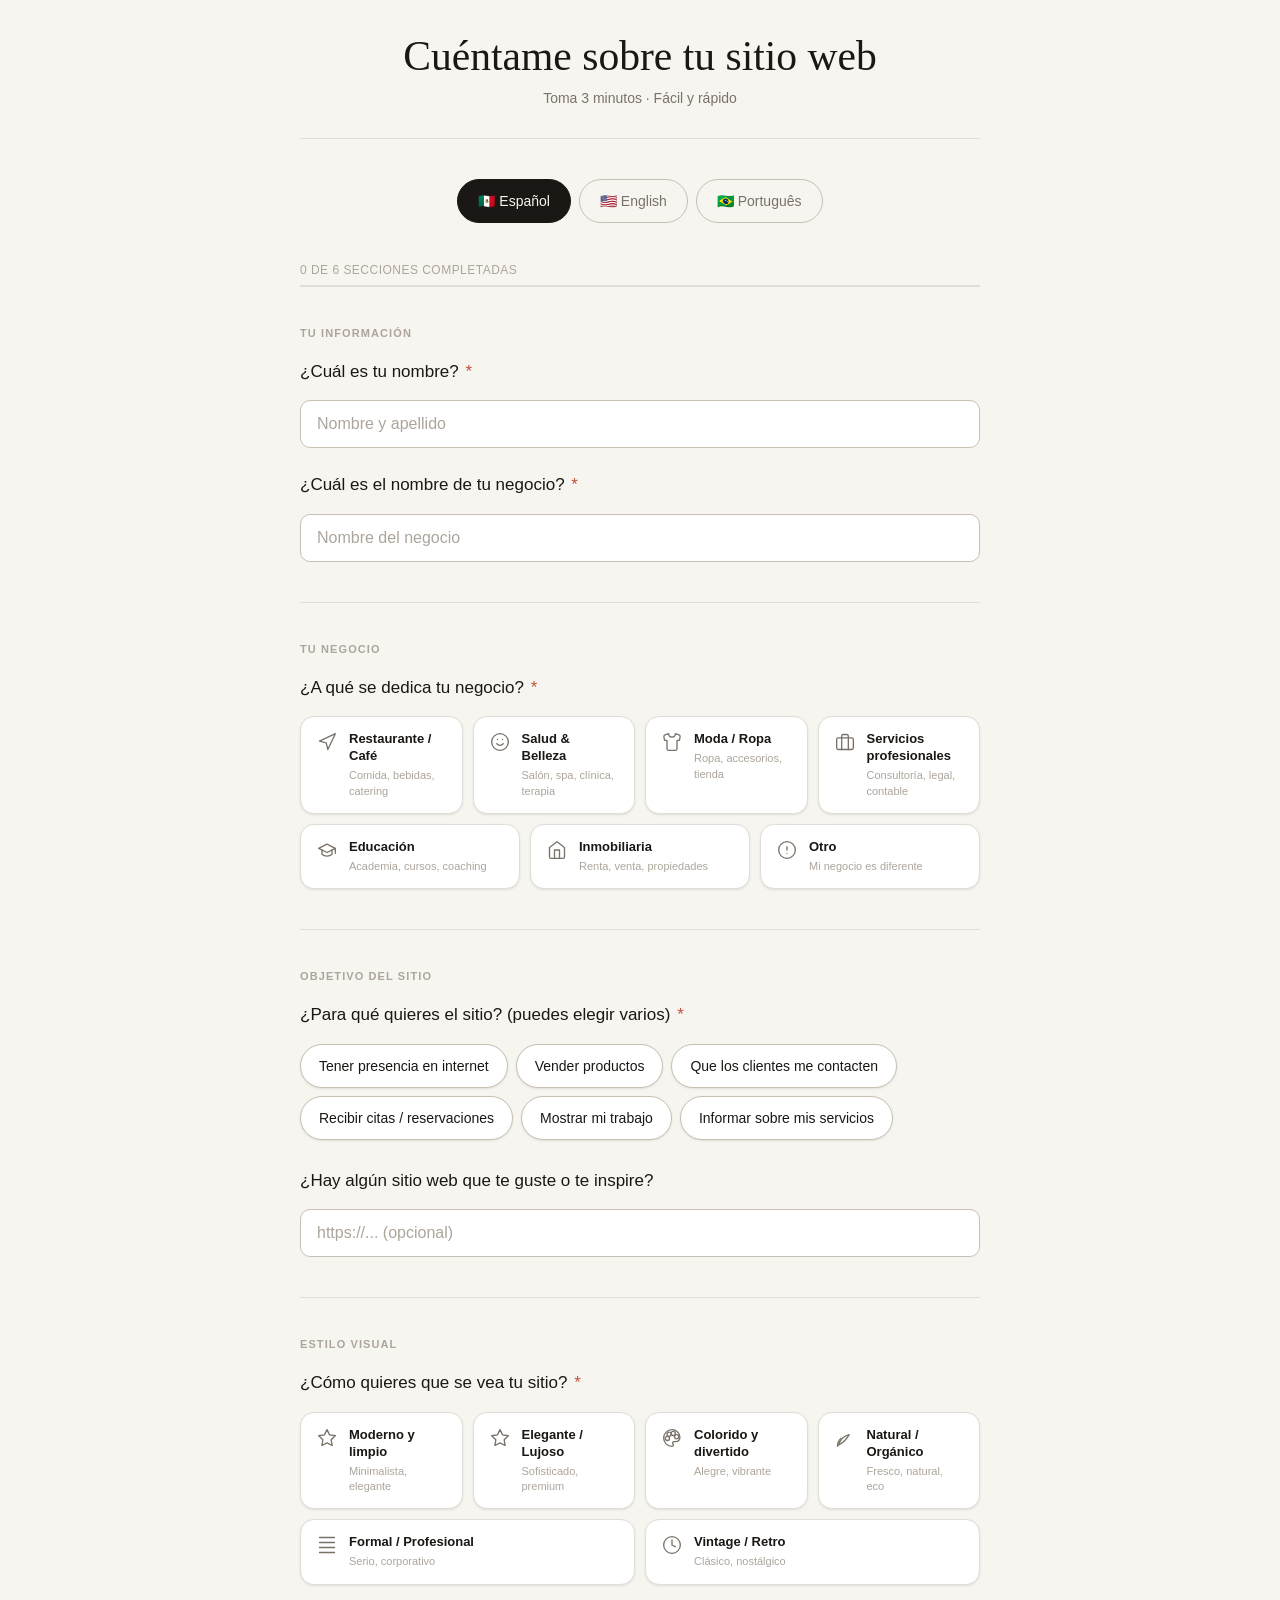
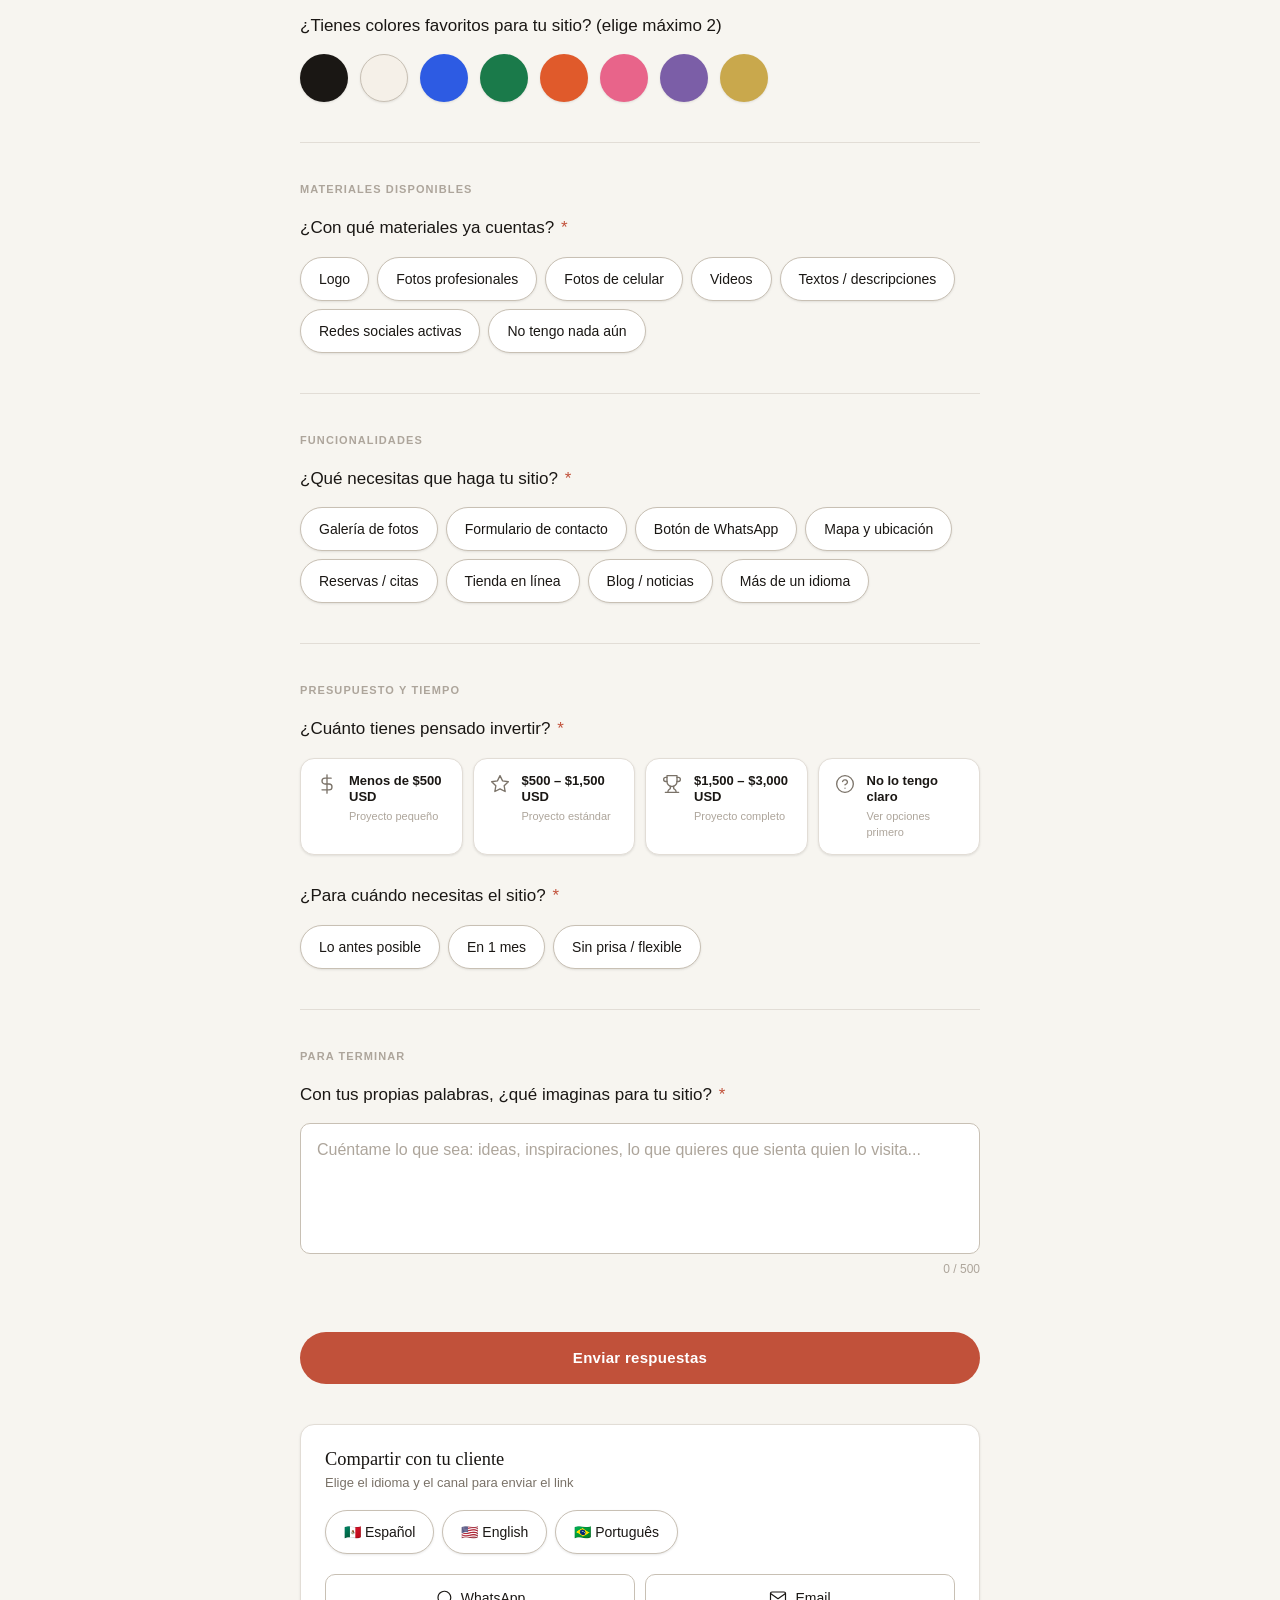
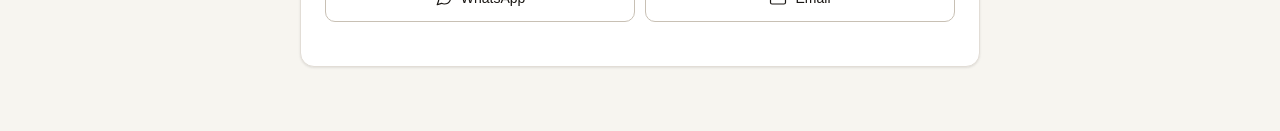
<file: index.html>
<!DOCTYPE html>
<html lang="es">
<head>
  <meta charset="UTF-8">
  <meta name="viewport" content="width=device-width, initial-scale=1.0">
  <title>Brief — Sitio Web</title>
  <link rel="preconnect" href="https://fonts.googleapis.com">
  <link rel="preconnect" href="https://fonts.gstatic.com" crossorigin>
  <link href="https://fonts.googleapis.com/css2?family=DM+Serif+Display:ital@0;1&family=DM+Sans:wght@300;400;500&display=swap" rel="stylesheet">
  <link rel="stylesheet" href="styles.css">
</head>
<body>
<div class="container">

  <header>
    <h1 id="header-title">Cuéntame sobre tu sitio web</h1>
    <p id="header-sub">Toma 3 minutos · Fácil y rápido</p>
  </header>

  <div class="lang-bar">
    <button class="lang-btn active" onclick="setLang('es')">🇲🇽 Español</button>
    <button class="lang-btn" onclick="setLang('en')">🇺🇸 English</button>
    <button class="lang-btn" onclick="setLang('pt')">🇧🇷 Português</button>
  </div>

  <div id="main-form">

    <div class="progress-wrap">
      <div class="progress-label" id="prog-label">0 de 6 secciones completadas</div>
      <div class="progress-track"><div class="progress-fill" id="progress"></div></div>
    </div>

    <!-- S1: Tu información -->
    <div class="section">
      <div class="section-label" id="lbl-s1">Tu información</div>

      <div class="question" id="q0">¿Cuál es tu nombre? <span class="required-star">*</span></div>
      <input type="text" id="input-nombre" class="text-input" placeholder="Nombre y apellido" style="margin-bottom:1.5rem">

      <div class="question" id="q0b">¿Cuál es el nombre de tu negocio? <span class="required-star">*</span></div>
      <input type="text" id="input-negocio" class="text-input" placeholder="Nombre del negocio">
    </div>

    <hr class="divider">

    <!-- S2: Tu negocio -->
    <div class="section">
      <div class="section-label" id="lbl-s2">Tu negocio</div>

      <div class="question" id="q2">¿A qué se dedica tu negocio? <span class="required-star">*</span></div>
      <div class="cards-row" id="g-rubro">
        <button class="card-pill" data-g="rubro" data-v="restaurante" onclick="pick(this,'rubro')">
          <svg viewBox="0 0 24 24"><path d="M3 11l19-9-9 19-2-8-8-2z"/></svg>
          <div><div class="card-ct" id="r1">Restaurante / Café</div><div class="card-cs" id="r1s">Comida, bebidas, catering</div></div>
        </button>
        <button class="card-pill" data-g="rubro" data-v="belleza" onclick="pick(this,'rubro')">
          <svg viewBox="0 0 24 24"><path d="M12 2C6.5 2 2 6.5 2 12s4.5 10 10 10 10-4.5 10-10S17.5 2 12 2"/><path d="M8 14s1.5 2 4 2 4-2 4-2"/><line x1="9" y1="9" x2="9.01" y2="9"/><line x1="15" y1="9" x2="15.01" y2="9"/></svg>
          <div><div class="card-ct" id="r2">Salud & Belleza</div><div class="card-cs" id="r2s">Salón, spa, clínica, terapia</div></div>
        </button>
        <button class="card-pill" data-g="rubro" data-v="moda" onclick="pick(this,'rubro')">
          <svg viewBox="0 0 24 24"><path d="M20.38 3.46L16 2a4 4 0 0 1-8 0L3.62 3.46a2 2 0 0 0-1.34 2.23l.58 3.57a1 1 0 0 0 .99.84H6v10c0 1.1.9 2 2 2h8a2 2 0 0 0 2-2V10h2.15a1 1 0 0 0 .99-.84l.58-3.57a2 2 0 0 0-1.34-2.23z"/></svg>
          <div><div class="card-ct" id="r3">Moda / Ropa</div><div class="card-cs" id="r3s">Ropa, accesorios, tienda</div></div>
        </button>
        <button class="card-pill" data-g="rubro" data-v="servicios" onclick="pick(this,'rubro')">
          <svg viewBox="0 0 24 24"><rect x="2" y="7" width="20" height="14" rx="2"/><path d="M16 21V5a2 2 0 0 0-2-2h-4a2 2 0 0 0-2 2v16"/></svg>
          <div><div class="card-ct" id="r4">Servicios profesionales</div><div class="card-cs" id="r4s">Consultoría, legal, contable</div></div>
        </button>
        <button class="card-pill" data-g="rubro" data-v="educacion" onclick="pick(this,'rubro')">
          <svg viewBox="0 0 24 24"><path d="M22 10v6M2 10l10-5 10 5-10 5z"/><path d="M6 12v5c3 3 9 3 12 0v-5"/></svg>
          <div><div class="card-ct" id="r5">Educación</div><div class="card-cs" id="r5s">Academia, cursos, coaching</div></div>
        </button>
        <button class="card-pill" data-g="rubro" data-v="inmobiliaria" onclick="pick(this,'rubro')">
          <svg viewBox="0 0 24 24"><path d="M3 9l9-7 9 7v11a2 2 0 0 1-2 2H5a2 2 0 0 1-2-2z"/><polyline points="9 22 9 12 15 12 15 22"/></svg>
          <div><div class="card-ct" id="r6">Inmobiliaria</div><div class="card-cs" id="r6s">Renta, venta, propiedades</div></div>
        </button>
        <button class="card-pill" data-g="rubro" data-v="otro" onclick="pick(this,'rubro')">
          <svg viewBox="0 0 24 24"><circle cx="12" cy="12" r="10"/><path d="M12 8v4M12 16h.01"/></svg>
          <div><div class="card-ct" id="r7">Otro</div><div class="card-cs" id="r7s">Mi negocio es diferente</div></div>
        </button>
      </div>
      <div id="otro-box" style="display:none;margin-top:-1rem;margin-bottom:1.75rem">
        <textarea id="input-otro" class="text-area" rows="2" placeholder="Describe brevemente tu negocio..."></textarea>
      </div>
    </div>

    <hr class="divider">

    <!-- S3: Objetivo del sitio (multi-pick) -->
    <div class="section">
      <div class="section-label" id="lbl-s3">Objetivo del sitio</div>

      <div class="question" id="q3">¿Para qué quieres el sitio? (puedes elegir varios) <span class="required-star">*</span></div>
      <div class="pills" id="g-objetivo">
        <button class="pill" data-g="objetivo" data-v="presencia" onclick="pickMulti(this,'objetivo')" id="o1">Tener presencia en internet</button>
        <button class="pill" data-g="objetivo" data-v="vender" onclick="pickMulti(this,'objetivo')" id="o2">Vender productos</button>
        <button class="pill" data-g="objetivo" data-v="contacto" onclick="pickMulti(this,'objetivo')" id="o3">Que los clientes me contacten</button>
        <button class="pill" data-g="objetivo" data-v="citas" onclick="pickMulti(this,'objetivo')" id="o4">Recibir citas / reservaciones</button>
        <button class="pill" data-g="objetivo" data-v="portfolio" onclick="pickMulti(this,'objetivo')" id="o5">Mostrar mi trabajo</button>
        <button class="pill" data-g="objetivo" data-v="informar" onclick="pickMulti(this,'objetivo')" id="o6">Informar sobre mis servicios</button>
      </div>

      <div class="question" id="q4">¿Hay algún sitio web que te guste o te inspire?</div>
      <input type="text" id="input-referencia" class="text-input" placeholder="https://... (opcional)">
    </div>

    <hr class="divider">

    <!-- S4: Estilo visual -->
    <div class="section">
      <div class="section-label" id="lbl-s4">Estilo visual</div>

      <div class="question" id="q5">¿Cómo quieres que se vea tu sitio? <span class="required-star">*</span></div>
      <div class="cards-row" id="g-estilo">
        <button class="card-pill" data-g="estilo" data-v="moderno" onclick="pick(this,'estilo')">
          <svg viewBox="0 0 24 24"><polygon points="12 2 15.09 8.26 22 9.27 17 14.14 18.18 21.02 12 17.77 5.82 21.02 7 14.14 2 9.27 8.91 8.26 12 2"/></svg>
          <div><div class="card-ct" id="e1">Moderno y limpio</div><div class="card-cs" id="e1s">Minimalista, elegante</div></div>
        </button>
        <button class="card-pill" data-g="estilo" data-v="lujoso" onclick="pick(this,'estilo')">
          <svg viewBox="0 0 24 24"><path d="M12 2l3.09 6.26L22 9.27l-5 4.87 1.18 6.88L12 17.77l-6.18 3.25L7 14.14 2 9.27l6.91-1.01L12 2z"/></svg>
          <div><div class="card-ct" id="e2">Elegante / Lujoso</div><div class="card-cs" id="e2s">Sofisticado, premium</div></div>
        </button>
        <button class="card-pill" data-g="estilo" data-v="colorido" onclick="pick(this,'estilo')">
          <svg viewBox="0 0 24 24"><circle cx="13.5" cy="6.5" r="2.5"/><circle cx="17.5" cy="10.5" r="2.5"/><circle cx="8.5" cy="7.5" r="2.5"/><circle cx="6.5" cy="12.5" r="2.5"/><path d="M12 2C6.5 2 2 6.5 2 12s4.5 10 10 10c.926 0 1.648-.746 1.648-1.688 0-.437-.18-.835-.47-1.125-.29-.29-.47-.688-.47-1.125a1.648 1.648 0 0 1 1.648-1.648h1.93c3.073 0 5.214-2.219 5.214-5.205C21.5 6.215 17.208 2 12 2z"/></svg>
          <div><div class="card-ct" id="e3">Colorido y divertido</div><div class="card-cs" id="e3s">Alegre, vibrante</div></div>
        </button>
        <button class="card-pill" data-g="estilo" data-v="natural" onclick="pick(this,'estilo')">
          <svg viewBox="0 0 24 24"><path d="M17 8C8 10 5.9 16.17 3.82 19.9c-.19.35.13.72.5.5C7.5 18.5 12 17 17 8z"/><path d="M3 22c0-3.87 1.58-7.35 4.14-9.85"/></svg>
          <div><div class="card-ct" id="e4">Natural / Orgánico</div><div class="card-cs" id="e4s">Fresco, natural, eco</div></div>
        </button>
        <button class="card-pill" data-g="estilo" data-v="formal" onclick="pick(this,'estilo')">
          <svg viewBox="0 0 24 24"><line x1="3" y1="9" x2="21" y2="9"/><line x1="3" y1="15" x2="21" y2="15"/><line x1="3" y1="3" x2="21" y2="3"/><line x1="3" y1="21" x2="21" y2="21"/></svg>
          <div><div class="card-ct" id="e5">Formal / Profesional</div><div class="card-cs" id="e5s">Serio, corporativo</div></div>
        </button>
        <button class="card-pill" data-g="estilo" data-v="vintage" onclick="pick(this,'estilo')">
          <svg viewBox="0 0 24 24"><circle cx="12" cy="12" r="10"/><path d="M12 6v6l4 2"/></svg>
          <div><div class="card-ct" id="e6">Vintage / Retro</div><div class="card-cs" id="e6s">Clásico, nostálgico</div></div>
        </button>
      </div>

      <div class="question" id="q6">¿Tienes colores favoritos para tu sitio? (elige máximo 2)</div>
      <div class="color-grid" id="g-colores">
        <div class="color-swatch" data-v="negro"   style="background:#1A1714"                        onclick="pickColor(this)" title="Negro"></div>
        <div class="color-swatch" data-v="blanco"  style="background:#F5F0E8;border:1px solid #C8C0B4" onclick="pickColor(this)" title="Blanco / Beige"></div>
        <div class="color-swatch" data-v="azul"    style="background:#2D5BE3"                        onclick="pickColor(this)" title="Azul"></div>
        <div class="color-swatch" data-v="verde"   style="background:#1A7A4A"                        onclick="pickColor(this)" title="Verde"></div>
        <div class="color-swatch" data-v="naranja" style="background:#E05A2B"                        onclick="pickColor(this)" title="Rojo / Naranja"></div>
        <div class="color-swatch" data-v="rosa"    style="background:#E8648A"                        onclick="pickColor(this)" title="Rosa"></div>
        <div class="color-swatch" data-v="morado"  style="background:#7B5EA7"                        onclick="pickColor(this)" title="Morado"></div>
        <div class="color-swatch" data-v="dorado"  style="background:#C9A84C"                        onclick="pickColor(this)" title="Dorado"></div>
      </div>
    </div>

    <hr class="divider">

    <!-- S5: Materiales disponibles -->
    <div class="section">
      <div class="section-label" id="lbl-s5">Materiales disponibles</div>
      <div class="question" id="q7">¿Con qué materiales ya cuentas? <span class="required-star">*</span></div>
      <div class="pills" id="g-material">
        <button class="pill" data-g="material" data-v="logo"      onclick="pickMulti(this,'material')" id="m1">Logo</button>
        <button class="pill" data-g="material" data-v="fotos_pro" onclick="pickMulti(this,'material')" id="m2">Fotos profesionales</button>
        <button class="pill" data-g="material" data-v="fotos_cel" onclick="pickMulti(this,'material')" id="m3">Fotos de celular</button>
        <button class="pill" data-g="material" data-v="videos"    onclick="pickMulti(this,'material')" id="m4">Videos</button>
        <button class="pill" data-g="material" data-v="textos"    onclick="pickMulti(this,'material')" id="m5">Textos / descripciones</button>
        <button class="pill" data-g="material" data-v="redes"     onclick="pickMulti(this,'material')" id="m6">Redes sociales activas</button>
        <button class="pill" data-g="material" data-v="nada"      onclick="pickMulti(this,'material')" id="m7">No tengo nada aún</button>
      </div>
    </div>

    <hr class="divider">

    <!-- S6: Funcionalidades -->
    <div class="section">
      <div class="section-label" id="lbl-s6">Funcionalidades</div>
      <div class="question" id="q8">¿Qué necesitas que haga tu sitio? <span class="required-star">*</span></div>
      <div class="pills" id="g-funciones">
        <button class="pill" data-g="funciones" data-v="galeria"   onclick="pickMulti(this,'funciones')" id="f1">Galería de fotos</button>
        <button class="pill" data-g="funciones" data-v="contacto"  onclick="pickMulti(this,'funciones')" id="f2">Formulario de contacto</button>
        <button class="pill" data-g="funciones" data-v="whatsapp"  onclick="pickMulti(this,'funciones')" id="f3">Botón de WhatsApp</button>
        <button class="pill" data-g="funciones" data-v="mapa"      onclick="pickMulti(this,'funciones')" id="f4">Mapa y ubicación</button>
        <button class="pill" data-g="funciones" data-v="citas"     onclick="pickMulti(this,'funciones')" id="f5">Reservas / citas</button>
        <button class="pill" data-g="funciones" data-v="tienda"    onclick="pickMulti(this,'funciones')" id="f6">Tienda en línea</button>
        <button class="pill" data-g="funciones" data-v="blog"      onclick="pickMulti(this,'funciones')" id="f7">Blog / noticias</button>
        <button class="pill" data-g="funciones" data-v="idiomas"   onclick="pickMulti(this,'funciones')" id="f8">Más de un idioma</button>
      </div>
    </div>

    <hr class="divider">

    <!-- S7: Presupuesto y tiempo -->
    <div class="section">
      <div class="section-label" id="lbl-s7">Presupuesto y tiempo</div>

      <div class="question" id="q9">¿Cuánto tienes pensado invertir? <span class="required-star">*</span></div>
      <div class="cards-row" id="g-presupuesto">
        <button class="card-pill" data-g="presupuesto" data-v="menos500"   onclick="pick(this,'presupuesto')">
          <svg viewBox="0 0 24 24"><line x1="12" y1="1" x2="12" y2="23"/><path d="M17 5H9.5a3.5 3.5 0 0 0 0 7h5a3.5 3.5 0 0 1 0 7H6"/></svg>
          <div><div class="card-ct" id="p1">Menos de $500 USD</div><div class="card-cs" id="p1s">Proyecto pequeño</div></div>
        </button>
        <button class="card-pill" data-g="presupuesto" data-v="500_1500"   onclick="pick(this,'presupuesto')">
          <svg viewBox="0 0 24 24"><path d="M12 2l3.09 6.26L22 9.27l-5 4.87 1.18 6.88L12 17.77l-6.18 3.25L7 14.14 2 9.27l6.91-1.01L12 2z"/></svg>
          <div><div class="card-ct" id="p2">$500 – $1,500 USD</div><div class="card-cs" id="p2s">Proyecto estándar</div></div>
        </button>
        <button class="card-pill" data-g="presupuesto" data-v="1500_3000"  onclick="pick(this,'presupuesto')">
          <svg viewBox="0 0 24 24"><path d="M6 9H4.5a2.5 2.5 0 0 1 0-5H6"/><path d="M18 9h1.5a2.5 2.5 0 0 0 0-5H18"/><path d="M4 22h16"/><path d="M10 14.66V17c0 .55-.47.98-.97 1.21C7.85 18.75 7 20.24 7 22"/><path d="M14 14.66V17c0 .55.47.98.97 1.21C16.15 18.75 17 20.24 17 22"/><path d="M18 2H6v7a6 6 0 0 0 12 0V2z"/></svg>
          <div><div class="card-ct" id="p3">$1,500 – $3,000 USD</div><div class="card-cs" id="p3s">Proyecto completo</div></div>
        </button>
        <button class="card-pill" data-g="presupuesto" data-v="no_se"      onclick="pick(this,'presupuesto')">
          <svg viewBox="0 0 24 24"><circle cx="12" cy="12" r="10"/><path d="M9.09 9a3 3 0 0 1 5.83 1c0 2-3 3-3 3"/><line x1="12" y1="17" x2="12.01" y2="17"/></svg>
          <div><div class="card-ct" id="p4">No lo tengo claro</div><div class="card-cs" id="p4s">Ver opciones primero</div></div>
        </button>
      </div>

      <div class="question" id="q10">¿Para cuándo necesitas el sitio? <span class="required-star">*</span> </div>
      <div class="pills" id="g-urgencia">
        <button class="pill" data-g="urgencia" data-v="urgente"  onclick="pick(this,'urgencia')" id="u1">Lo antes posible</button>
        <button class="pill" data-g="urgencia" data-v="1mes"     onclick="pick(this,'urgencia')" id="u2">En 1 mes</button>
        <button class="pill" data-g="urgencia" data-v="sinprisa" onclick="pick(this,'urgencia')" id="u3">Sin prisa / flexible</button>
      </div>
    </div>

    <hr class="divider">

    <!-- S8: Descripción libre -->
    <div class="section">
      <div class="section-label" id="lbl-s8">Para terminar</div>
      <div class="question" id="q11">Con tus propias palabras, ¿qué imaginas para tu sitio? <span class="required-star">*</span></div>
      <textarea
        id="input-descripcion"
        class="text-area"
        rows="4"
        maxlength="500"
        placeholder="Cuéntame lo que sea: ideas, inspiraciones, lo que quieres que sienta quien lo visita..."
        oninput="updateCharCount(this,'char-count-desc')"
      ></textarea>
      <div class="char-count"><span id="char-count-desc">0</span> / 500</div>
    </div>

    <button id="submit-btn" class="submit-btn" onclick="submitForm()">
      <span id="submit-label">Enviar respuestas</span>
    </button>

  </div><!-- /#main-form -->

  <!-- Thank you screen -->
  <div class="thankyou" id="thankyou">
    <div class="thankyou-icon">
      <svg viewBox="0 0 24 24"><polyline points="20 6 9 17 4 12"/></svg>
    </div>
    <h2 id="ty-title">¡Listo, gracias!</h2>
    <p id="ty-sub">Recibí tus respuestas y te contacto pronto con una propuesta.</p>
  </div>

  <!-- Share section (hidden for clients via ?lang= param) -->
  <div class="send-section">
    <div class="send-title" id="send-title">Compartir con tu cliente</div>
    <div class="send-sub" id="send-sub">Elige el idioma y el canal para enviar el link</div>
    <div class="send-langs">
      <button class="pill" id="sl-es" onclick="setSendLang('es')">🇲🇽 Español</button>
      <button class="pill" id="sl-en" onclick="setSendLang('en')">🇺🇸 English</button>
      <button class="pill" id="sl-pt" onclick="setSendLang('pt')">🇧🇷 Português</button>
    </div>
    <div class="channel-row">
      <button class="channel-btn" id="ch-wa" onclick="setChannel('whatsapp')">
        <svg viewBox="0 0 24 24"><path d="M21 11.5a8.38 8.38 0 0 1-.9 3.8 8.5 8.5 0 0 1-7.6 4.7 8.38 8.38 0 0 1-3.8-.9L3 21l1.9-5.7a8.38 8.38 0 0 1-.9-3.8 8.5 8.5 0 0 1 4.7-7.6 8.38 8.38 0 0 1 3.8-.9h.5a8.48 8.48 0 0 1 8 8v.5z"/></svg>
        <span>WhatsApp</span>
      </button>
      <button class="channel-btn" id="ch-em" onclick="setChannel('email')">
        <svg viewBox="0 0 24 24"><path d="M4 4h16c1.1 0 2 .9 2 2v12c0 1.1-.9 2-2 2H4c-1.1 0-2-.9-2-2V6c0-1.1.9-2 2-2z"/><polyline points="22,6 12,13 2,6"/></svg>
        <span>Email</span>
      </button>
    </div>
    <div class="share-box" id="share-box"></div>
  </div>

</div><!-- /.container -->

<script src="app.js"></script>
</body>
</html>
</file>
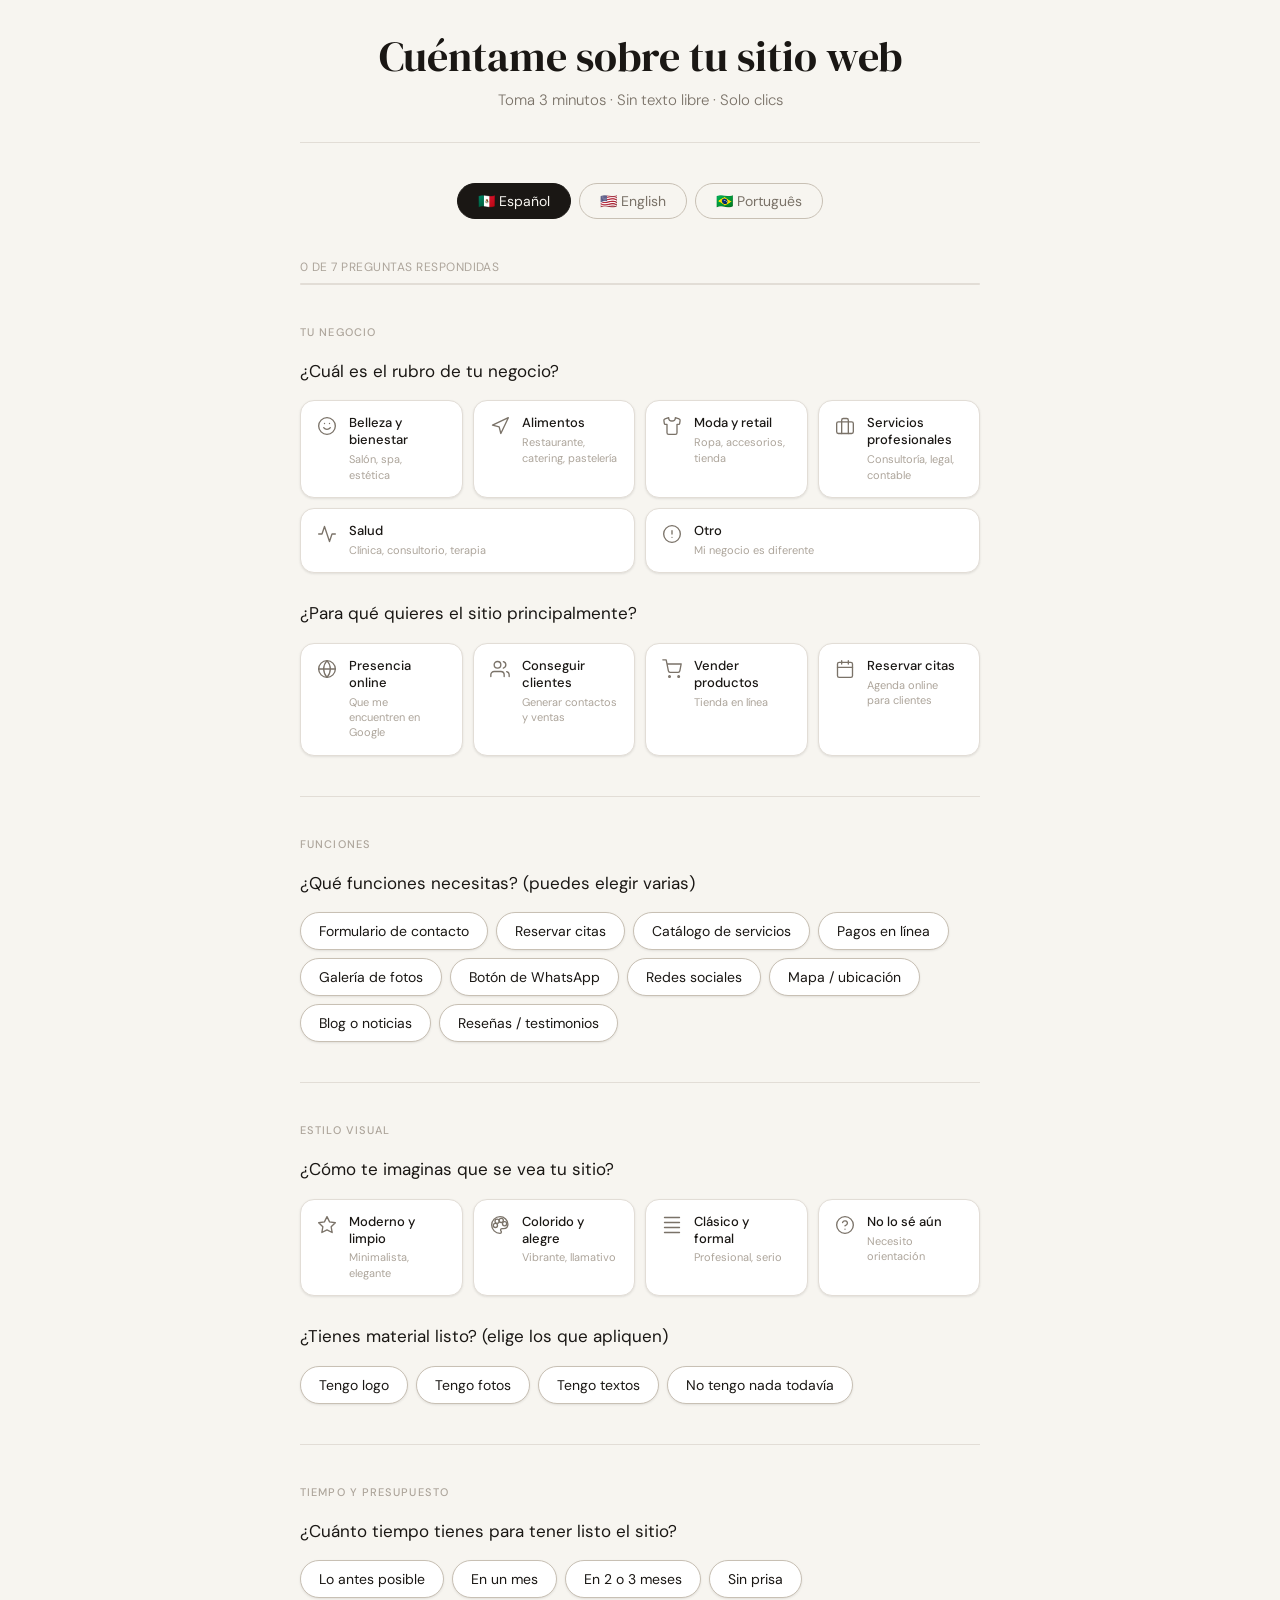
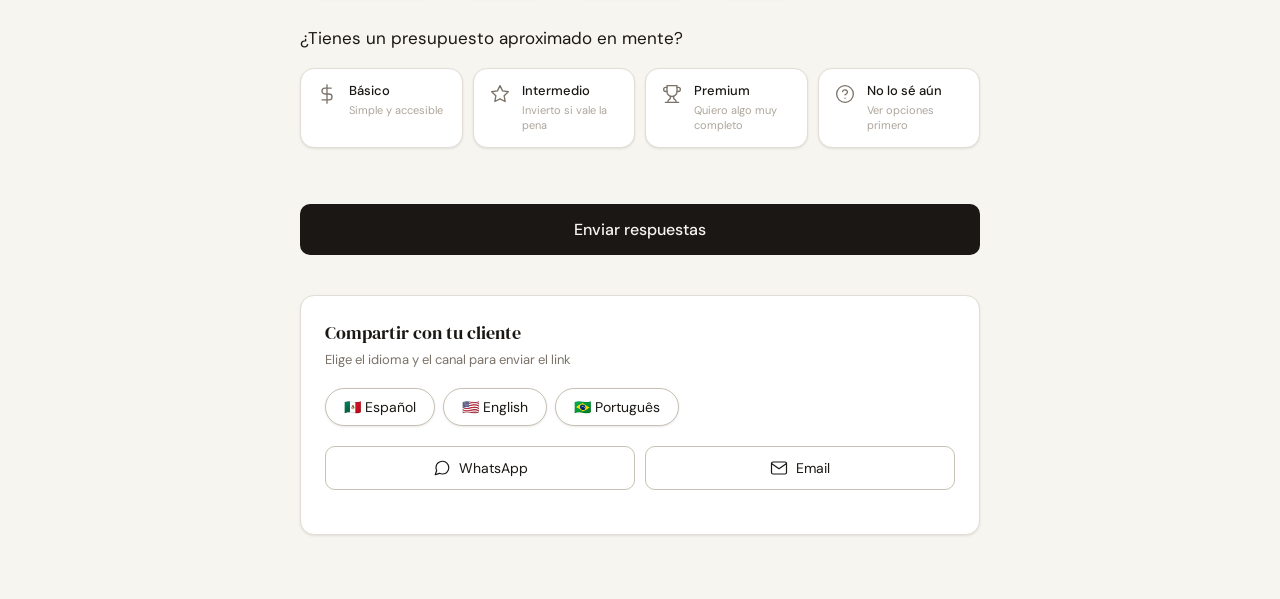
<file: website-brief.html>
<!DOCTYPE html>
<html lang="es">
<head>
<meta charset="UTF-8">
<meta name="viewport" content="width=device-width, initial-scale=1.0">
<title>Brief — Sitio Web</title>
<link rel="preconnect" href="https://fonts.googleapis.com">
<link rel="preconnect" href="https://fonts.gstatic.com" crossorigin>
<link href="https://fonts.googleapis.com/css2?family=DM+Serif+Display:ital@0;1&family=DM+Sans:wght@300;400;500&display=swap" rel="stylesheet">
<style>
  *, *::before, *::after { box-sizing: border-box; margin: 0; padding: 0; }

  :root {
    --bg: #F7F5F0;
    --surface: #FFFFFF;
    --border: #E2DDD6;
    --border-strong: #C8C0B4;
    --text: #1A1714;
    --text-muted: #7A7268;
    --text-hint: #ADA59B;
    --accent: #2D5BE3;
    --accent-bg: #EEF2FD;
    --accent-border: #BDCCF7;
    --success: #1A7A4A;
    --success-bg: #EAF7F0;
    --success-border: #A8DBBF;
    --radius: 10px;
    --radius-lg: 14px;
    --shadow: 0 1px 3px rgba(0,0,0,0.06), 0 1px 2px rgba(0,0,0,0.04);
  }

  body {
    font-family: 'DM Sans', sans-serif;
    background: var(--bg);
    color: var(--text);
    min-height: 100vh;
    padding: 2rem 1rem 4rem;
  }

  .container {
    max-width: 680px;
    margin: 0 auto;
  }

  header {
    text-align: center;
    margin-bottom: 2.5rem;
    padding-bottom: 2rem;
    border-bottom: 1px solid var(--border);
  }

  header h1 {
    font-family: 'DM Serif Display', serif;
    font-size: clamp(1.8rem, 5vw, 2.6rem);
    font-weight: 400;
    line-height: 1.2;
    margin-bottom: 0.5rem;
    color: var(--text);
  }

  header p {
    font-size: 15px;
    color: var(--text-muted);
    font-weight: 300;
  }

  .lang-bar {
    display: flex;
    gap: 8px;
    justify-content: center;
    margin-bottom: 2.5rem;
  }

  .lang-btn {
    padding: 8px 20px;
    border: 1px solid var(--border-strong);
    border-radius: 100px;
    background: transparent;
    color: var(--text-muted);
    cursor: pointer;
    font-size: 14px;
    font-family: 'DM Sans', sans-serif;
    font-weight: 400;
    transition: all .15s;
  }

  .lang-btn:hover { background: var(--surface); color: var(--text); }
  .lang-btn.active {
    background: var(--text);
    color: var(--bg);
    border-color: var(--text);
  }

  .progress-wrap {
    margin-bottom: 2.5rem;
  }

  .progress-label {
    font-size: 12px;
    color: var(--text-hint);
    margin-bottom: 8px;
    letter-spacing: .04em;
    text-transform: uppercase;
  }

  .progress-track {
    height: 2px;
    background: var(--border);
    border-radius: 2px;
    overflow: hidden;
  }

  .progress-fill {
    height: 100%;
    background: var(--accent);
    border-radius: 2px;
    transition: width .4s ease;
    width: 0%;
  }

  .section {
    margin-bottom: 2.5rem;
  }

  .section-label {
    font-size: 11px;
    font-weight: 500;
    letter-spacing: .1em;
    text-transform: uppercase;
    color: var(--text-hint);
    margin-bottom: 1.25rem;
  }

  .question {
    font-size: 17px;
    font-weight: 400;
    color: var(--text);
    margin-bottom: 1rem;
    line-height: 1.5;
  }

  .divider {
    border: none;
    border-top: 1px solid var(--border);
    margin: 2.5rem 0;
  }

  /* Pills */
  .pills {
    display: flex;
    flex-wrap: wrap;
    gap: 8px;
    margin-bottom: 1.75rem;
  }

  .pill {
    padding: 9px 18px;
    border: 1px solid var(--border-strong);
    border-radius: 100px;
    background: var(--surface);
    color: var(--text);
    cursor: pointer;
    font-size: 14px;
    font-family: 'DM Sans', sans-serif;
    font-weight: 400;
    transition: all .15s;
    box-shadow: var(--shadow);
  }

  .pill:hover { border-color: var(--accent); color: var(--accent); }

  .pill.selected {
    background: var(--accent-bg);
    border-color: var(--accent-border);
    color: var(--accent);
    font-weight: 500;
  }

  /* Cards */
  .cards-row {
    display: flex;
    flex-wrap: wrap;
    gap: 10px;
    margin-bottom: 1.75rem;
  }

  .card-pill {
    flex: 1;
    min-width: 140px;
    padding: 14px 16px;
    border: 1px solid var(--border);
    border-radius: var(--radius-lg);
    background: var(--surface);
    color: var(--text);
    cursor: pointer;
    font-family: 'DM Sans', sans-serif;
    text-align: left;
    display: flex;
    gap: 12px;
    align-items: flex-start;
    transition: all .15s;
    box-shadow: var(--shadow);
  }

  .card-pill:hover { border-color: var(--border-strong); }

  .card-pill.selected {
    background: var(--accent-bg);
    border-color: var(--accent-border);
  }

  .card-pill svg {
    width: 20px;
    height: 20px;
    flex-shrink: 0;
    margin-top: 1px;
    color: var(--text-muted);
    stroke: currentColor;
    fill: none;
    stroke-width: 1.6;
    stroke-linecap: round;
    stroke-linejoin: round;
  }

  .card-pill.selected svg { color: var(--accent); }

  .card-ct {
    font-size: 13px;
    font-weight: 500;
    color: var(--text);
    line-height: 1.3;
  }

  .card-cs {
    font-size: 11px;
    color: var(--text-hint);
    margin-top: 3px;
    line-height: 1.4;
  }

  .card-pill.selected .card-ct { color: var(--accent); }
  .card-pill.selected .card-cs { color: #7A96E8; }

  /* Send section */
  .send-section {
    background: var(--surface);
    border: 1px solid var(--border);
    border-radius: var(--radius-lg);
    padding: 1.5rem;
    margin-top: 2.5rem;
    box-shadow: var(--shadow);
  }

  .send-title {
    font-family: 'DM Serif Display', serif;
    font-size: 1.15rem;
    font-weight: 400;
    margin-bottom: 0.35rem;
  }

  .send-sub {
    font-size: 13px;
    color: var(--text-muted);
    margin-bottom: 1.25rem;
  }

  .send-langs {
    display: flex;
    gap: 8px;
    flex-wrap: wrap;
    margin-bottom: 1.25rem;
  }

  .channel-row {
    display: flex;
    gap: 10px;
    margin-bottom: 1.25rem;
  }

  .channel-btn {
    flex: 1;
    padding: 12px;
    border: 1px solid var(--border-strong);
    border-radius: var(--radius);
    background: transparent;
    cursor: pointer;
    display: flex;
    align-items: center;
    justify-content: center;
    gap: 8px;
    font-size: 14px;
    font-family: 'DM Sans', sans-serif;
    color: var(--text);
    transition: all .15s;
  }

  .channel-btn:hover { background: var(--bg); }

  .channel-btn.selected {
    background: var(--success-bg);
    color: var(--success);
    border-color: var(--success-border);
    font-weight: 500;
  }

  .channel-btn svg {
    width: 18px;
    height: 18px;
    flex-shrink: 0;
    stroke: currentColor;
    fill: none;
    stroke-width: 1.6;
    stroke-linecap: round;
    stroke-linejoin: round;
  }

  .share-box {
    display: none;
    background: var(--bg);
    border-radius: var(--radius);
    padding: 1rem;
    font-size: 13px;
    color: var(--text-muted);
    line-height: 1.7;
    border: 1px solid var(--border);
  }

  .share-box.show { display: block; }

  .share-box strong {
    color: var(--text);
    font-weight: 500;
    display: block;
    margin-bottom: 6px;
  }

  .share-box .link-text {
    color: var(--accent);
    word-break: break-all;
    font-size: 12px;
  }

  .action-row {
    display: flex;
    gap: 8px;
    margin-top: 12px;
    flex-wrap: wrap;
  }

  .action-btn {
    flex: 1;
    min-width: 120px;
    padding: 10px 16px;
    border: 1px solid var(--border-strong);
    border-radius: var(--radius);
    background: var(--surface);
    cursor: pointer;
    font-size: 13px;
    font-family: 'DM Sans', sans-serif;
    font-weight: 500;
    color: var(--text);
    display: flex;
    align-items: center;
    justify-content: center;
    gap: 6px;
    transition: all .15s;
    text-decoration: none;
  }

  .action-btn:hover { background: var(--bg); }
  .action-btn svg { width:15px; height:15px; stroke:currentColor; fill:none; stroke-width:1.8; stroke-linecap:round; stroke-linejoin:round; flex-shrink:0; }
  .action-btn.primary { background: var(--accent); color: white; border-color: var(--accent); }
  .action-btn.primary:hover { opacity: .9; }
  .action-btn.wa { background: #25D366; color: white; border-color: #25D366; }
  .action-btn.wa:hover { opacity: .9; }
  .action-btn.done { color: var(--success); border-color: var(--success-border); background: var(--success-bg); }

  /* Thank you screen */
  .thankyou {
    display: none;
    text-align: center;
    padding: 3rem 1rem;
  }

  .thankyou.show { display: block; }

  .thankyou-icon {
    width: 56px;
    height: 56px;
    background: var(--success-bg);
    border-radius: 50%;
    display: flex;
    align-items: center;
    justify-content: center;
    margin: 0 auto 1.25rem;
  }

  .thankyou-icon svg { width:24px; height:24px; stroke: var(--success); fill:none; stroke-width:2; stroke-linecap:round; stroke-linejoin:round; }

  .thankyou h2 {
    font-family: 'DM Serif Display', serif;
    font-size: 1.6rem;
    font-weight: 400;
    margin-bottom: 0.5rem;
  }

  .thankyou p {
    color: var(--text-muted);
    font-size: 15px;
  }

  @media (max-width: 480px) {
    .cards-row { flex-direction: column; }
    .card-pill { min-width: unset; }
    .channel-row { flex-direction: column; }
  }
</style>
</head>
<body>
<div class="container">

  <header>
    <h1 id="header-title">Cuéntame sobre tu sitio web</h1>
    <p id="header-sub">Toma 3 minutos · Sin texto libre · Solo clics</p>
  </header>

  <div class="lang-bar">
    <button class="lang-btn active" onclick="setLang('es')">🇲🇽 Español</button>
    <button class="lang-btn" onclick="setLang('en')">🇺🇸 English</button>
    <button class="lang-btn" onclick="setLang('pt')">🇧🇷 Português</button>
  </div>

  <div id="main-form">
    <div class="progress-wrap">
      <div class="progress-label" id="prog-label">0 de 7 preguntas respondidas</div>
      <div class="progress-track"><div class="progress-fill" id="progress"></div></div>
    </div>

    <!-- S1 -->
    <div class="section">
      <div class="section-label" id="lbl-s1">Tu negocio</div>

      <div class="question" id="q1">¿Cuál es el rubro de tu negocio?</div>
      <div class="cards-row" id="g-rubro">
        <button class="card-pill" data-g="rubro" data-v="belleza" onclick="pick(this,'rubro')">
          <svg viewBox="0 0 24 24"><path d="M12 2C6.5 2 2 6.5 2 12s4.5 10 10 10 10-4.5 10-10S17.5 2 12 2"/><path d="M8 14s1.5 2 4 2 4-2 4-2"/><line x1="9" y1="9" x2="9.01" y2="9"/><line x1="15" y1="9" x2="15.01" y2="9"/></svg>
          <div><div class="card-ct" id="r1">Belleza y bienestar</div><div class="card-cs" id="r1s">Salón, spa, estética</div></div>
        </button>
        <button class="card-pill" data-g="rubro" data-v="alimentos" onclick="pick(this,'rubro')">
          <svg viewBox="0 0 24 24"><path d="M3 11l19-9-9 19-2-8-8-2z"/></svg>
          <div><div class="card-ct" id="r2">Alimentos</div><div class="card-cs" id="r2s">Restaurante, catering, pastelería</div></div>
        </button>
        <button class="card-pill" data-g="rubro" data-v="moda" onclick="pick(this,'rubro')">
          <svg viewBox="0 0 24 24"><path d="M20.38 3.46L16 2a4 4 0 0 1-8 0L3.62 3.46a2 2 0 0 0-1.34 2.23l.58 3.57a1 1 0 0 0 .99.84H6v10c0 1.1.9 2 2 2h8a2 2 0 0 0 2-2V10h2.15a1 1 0 0 0 .99-.84l.58-3.57a2 2 0 0 0-1.34-2.23z"/></svg>
          <div><div class="card-ct" id="r3">Moda y retail</div><div class="card-cs" id="r3s">Ropa, accesorios, tienda</div></div>
        </button>
        <button class="card-pill" data-g="rubro" data-v="servicios" onclick="pick(this,'rubro')">
          <svg viewBox="0 0 24 24"><rect x="2" y="7" width="20" height="14" rx="2"/><path d="M16 21V5a2 2 0 0 0-2-2h-4a2 2 0 0 0-2 2v16"/></svg>
          <div><div class="card-ct" id="r4">Servicios profesionales</div><div class="card-cs" id="r4s">Consultoría, legal, contable</div></div>
        </button>
        <button class="card-pill" data-g="rubro" data-v="salud" onclick="pick(this,'rubro')">
          <svg viewBox="0 0 24 24"><path d="M22 12h-4l-3 9L9 3l-3 9H2"/></svg>
          <div><div class="card-ct" id="r5">Salud</div><div class="card-cs" id="r5s">Clínica, consultorio, terapia</div></div>
        </button>
        <button class="card-pill" data-g="rubro" data-v="otro" onclick="pick(this,'rubro')">
          <svg viewBox="0 0 24 24"><circle cx="12" cy="12" r="10"/><path d="M12 8v4M12 16h.01"/></svg>
          <div><div class="card-ct" id="r6">Otro</div><div class="card-cs" id="r6s">Mi negocio es diferente</div></div>
        </button>
      </div>

      <div class="question" id="q2">¿Para qué quieres el sitio principalmente?</div>
      <div class="cards-row" id="g-objetivo">
        <button class="card-pill" data-g="objetivo" data-v="presencia" onclick="pick(this,'objetivo')">
          <svg viewBox="0 0 24 24"><circle cx="12" cy="12" r="10"/><line x1="2" y1="12" x2="22" y2="12"/><path d="M12 2a15.3 15.3 0 0 1 4 10 15.3 15.3 0 0 1-4 10 15.3 15.3 0 0 1-4-10 15.3 15.3 0 0 1 4-10z"/></svg>
          <div><div class="card-ct" id="o1">Presencia online</div><div class="card-cs" id="o1s">Que me encuentren en Google</div></div>
        </button>
        <button class="card-pill" data-g="objetivo" data-v="clientes" onclick="pick(this,'objetivo')">
          <svg viewBox="0 0 24 24"><path d="M17 21v-2a4 4 0 0 0-4-4H5a4 4 0 0 0-4 4v2"/><circle cx="9" cy="7" r="4"/><path d="M23 21v-2a4 4 0 0 0-3-3.87"/><path d="M16 3.13a4 4 0 0 1 0 7.75"/></svg>
          <div><div class="card-ct" id="o2">Conseguir clientes</div><div class="card-cs" id="o2s">Generar contactos y ventas</div></div>
        </button>
        <button class="card-pill" data-g="objetivo" data-v="vender" onclick="pick(this,'objetivo')">
          <svg viewBox="0 0 24 24"><circle cx="9" cy="21" r="1"/><circle cx="20" cy="21" r="1"/><path d="M1 1h4l2.68 13.39a2 2 0 0 0 2 1.61h9.72a2 2 0 0 0 2-1.61L23 6H6"/></svg>
          <div><div class="card-ct" id="o3">Vender productos</div><div class="card-cs" id="o3s">Tienda en línea</div></div>
        </button>
        <button class="card-pill" data-g="objetivo" data-v="citas" onclick="pick(this,'objetivo')">
          <svg viewBox="0 0 24 24"><rect x="3" y="4" width="18" height="18" rx="2"/><line x1="16" y1="2" x2="16" y2="6"/><line x1="8" y1="2" x2="8" y2="6"/><line x1="3" y1="10" x2="21" y2="10"/></svg>
          <div><div class="card-ct" id="o4">Reservar citas</div><div class="card-cs" id="o4s">Agenda online para clientes</div></div>
        </button>
      </div>
    </div>

    <hr class="divider">

    <!-- S2 -->
    <div class="section">
      <div class="section-label" id="lbl-s2">Funciones</div>
      <div class="question" id="q3">¿Qué funciones necesitas? (puedes elegir varias)</div>
      <div class="pills" id="g-funciones">
        <button class="pill" data-g="funciones" data-v="contacto" onclick="pickMulti(this,'funciones')" id="f1">Formulario de contacto</button>
        <button class="pill" data-g="funciones" data-v="citas" onclick="pickMulti(this,'funciones')" id="f2">Reservar citas</button>
        <button class="pill" data-g="funciones" data-v="catalogo" onclick="pickMulti(this,'funciones')" id="f3">Catálogo de servicios</button>
        <button class="pill" data-g="funciones" data-v="pagos" onclick="pickMulti(this,'funciones')" id="f4">Pagos en línea</button>
        <button class="pill" data-g="funciones" data-v="galeria" onclick="pickMulti(this,'funciones')" id="f5">Galería de fotos</button>
        <button class="pill" data-g="funciones" data-v="whatsapp" onclick="pickMulti(this,'funciones')" id="f6">Botón de WhatsApp</button>
        <button class="pill" data-g="funciones" data-v="redes" onclick="pickMulti(this,'funciones')" id="f7">Redes sociales</button>
        <button class="pill" data-g="funciones" data-v="mapa" onclick="pickMulti(this,'funciones')" id="f8">Mapa / ubicación</button>
        <button class="pill" data-g="funciones" data-v="blog" onclick="pickMulti(this,'funciones')" id="f9">Blog o noticias</button>
        <button class="pill" data-g="funciones" data-v="testimonios" onclick="pickMulti(this,'funciones')" id="f10">Reseñas / testimonios</button>
      </div>
    </div>

    <hr class="divider">

    <!-- S3 -->
    <div class="section">
      <div class="section-label" id="lbl-s3">Estilo visual</div>

      <div class="question" id="q4">¿Cómo te imaginas que se vea tu sitio?</div>
      <div class="cards-row" id="g-estilo">
        <button class="card-pill" data-g="estilo" data-v="moderno" onclick="pick(this,'estilo')">
          <svg viewBox="0 0 24 24"><polygon points="12 2 15.09 8.26 22 9.27 17 14.14 18.18 21.02 12 17.77 5.82 21.02 7 14.14 2 9.27 8.91 8.26 12 2"/></svg>
          <div><div class="card-ct" id="e1">Moderno y limpio</div><div class="card-cs" id="e1s">Minimalista, elegante</div></div>
        </button>
        <button class="card-pill" data-g="estilo" data-v="colorido" onclick="pick(this,'estilo')">
          <svg viewBox="0 0 24 24"><circle cx="13.5" cy="6.5" r="2.5"/><circle cx="17.5" cy="10.5" r="2.5"/><circle cx="8.5" cy="7.5" r="2.5"/><circle cx="6.5" cy="12.5" r="2.5"/><path d="M12 2C6.5 2 2 6.5 2 12s4.5 10 10 10c.926 0 1.648-.746 1.648-1.688 0-.437-.18-.835-.47-1.125-.29-.29-.47-.688-.47-1.125a1.648 1.648 0 0 1 1.648-1.648h1.93c3.073 0 5.214-2.219 5.214-5.205C21.5 6.215 17.208 2 12 2z"/></svg>
          <div><div class="card-ct" id="e2">Colorido y alegre</div><div class="card-cs" id="e2s">Vibrante, llamativo</div></div>
        </button>
        <button class="card-pill" data-g="estilo" data-v="clasico" onclick="pick(this,'estilo')">
          <svg viewBox="0 0 24 24"><line x1="3" y1="9" x2="21" y2="9"/><line x1="3" y1="15" x2="21" y2="15"/><line x1="3" y1="3" x2="21" y2="3"/><line x1="3" y1="21" x2="21" y2="21"/></svg>
          <div><div class="card-ct" id="e3">Clásico y formal</div><div class="card-cs" id="e3s">Profesional, serio</div></div>
        </button>
        <button class="card-pill" data-g="estilo" data-v="no_se" onclick="pick(this,'estilo')">
          <svg viewBox="0 0 24 24"><circle cx="12" cy="12" r="10"/><path d="M9.09 9a3 3 0 0 1 5.83 1c0 2-3 3-3 3"/><line x1="12" y1="17" x2="12.01" y2="17"/></svg>
          <div><div class="card-ct" id="e4">No lo sé aún</div><div class="card-cs" id="e4s">Necesito orientación</div></div>
        </button>
      </div>

      <div class="question" id="q5">¿Tienes material listo? (elige los que apliquen)</div>
      <div class="pills" id="g-material">
        <button class="pill" data-g="material" data-v="logo" onclick="pickMulti(this,'material')" id="m1">Tengo logo</button>
        <button class="pill" data-g="material" data-v="fotos" onclick="pickMulti(this,'material')" id="m2">Tengo fotos</button>
        <button class="pill" data-g="material" data-v="textos" onclick="pickMulti(this,'material')" id="m3">Tengo textos</button>
        <button class="pill" data-g="material" data-v="nada" onclick="pickMulti(this,'material')" id="m4">No tengo nada todavía</button>
      </div>
    </div>

    <hr class="divider">

    <!-- S4 -->
    <div class="section">
      <div class="section-label" id="lbl-s4">Tiempo y presupuesto</div>

      <div class="question" id="q6">¿Cuánto tiempo tienes para tener listo el sitio?</div>
      <div class="pills" id="g-urgencia">
        <button class="pill" data-g="urgencia" data-v="urgente" onclick="pick(this,'urgencia')" id="u1">Lo antes posible</button>
        <button class="pill" data-g="urgencia" data-v="1mes" onclick="pick(this,'urgencia')" id="u2">En un mes</button>
        <button class="pill" data-g="urgencia" data-v="2meses" onclick="pick(this,'urgencia')" id="u3">En 2 o 3 meses</button>
        <button class="pill" data-g="urgencia" data-v="sinprisa" onclick="pick(this,'urgencia')" id="u4">Sin prisa</button>
      </div>

      <div class="question" id="q7">¿Tienes un presupuesto aproximado en mente?</div>
      <div class="cards-row" id="g-presupuesto">
        <button class="card-pill" data-g="presupuesto" data-v="basico" onclick="pick(this,'presupuesto')">
          <svg viewBox="0 0 24 24"><line x1="12" y1="1" x2="12" y2="23"/><path d="M17 5H9.5a3.5 3.5 0 0 0 0 7h5a3.5 3.5 0 0 1 0 7H6"/></svg>
          <div><div class="card-ct" id="p1">Básico</div><div class="card-cs" id="p1s">Simple y accesible</div></div>
        </button>
        <button class="card-pill" data-g="presupuesto" data-v="medio" onclick="pick(this,'presupuesto')">
          <svg viewBox="0 0 24 24"><path d="M12 2l3.09 6.26L22 9.27l-5 4.87 1.18 6.88L12 17.77l-6.18 3.25L7 14.14 2 9.27l6.91-1.01L12 2z"/></svg>
          <div><div class="card-ct" id="p2">Intermedio</div><div class="card-cs" id="p2s">Invierto si vale la pena</div></div>
        </button>
        <button class="card-pill" data-g="presupuesto" data-v="premium" onclick="pick(this,'presupuesto')">
          <svg viewBox="0 0 24 24"><path d="M6 9H4.5a2.5 2.5 0 0 1 0-5H6"/><path d="M18 9h1.5a2.5 2.5 0 0 0 0-5H18"/><path d="M4 22h16"/><path d="M10 14.66V17c0 .55-.47.98-.97 1.21C7.85 18.75 7 20.24 7 22"/><path d="M14 14.66V17c0 .55.47.98.97 1.21C16.15 18.75 17 20.24 17 22"/><path d="M18 2H6v7a6 6 0 0 0 12 0V2z"/></svg>
          <div><div class="card-ct" id="p3">Premium</div><div class="card-cs" id="p3s">Quiero algo muy completo</div></div>
        </button>
        <button class="card-pill" data-g="presupuesto" data-v="no_se" onclick="pick(this,'presupuesto')">
          <svg viewBox="0 0 24 24"><circle cx="12" cy="12" r="10"/><path d="M9.09 9a3 3 0 0 1 5.83 1c0 2-3 3-3 3"/><line x1="12" y1="17" x2="12.01" y2="17"/></svg>
          <div><div class="card-ct" id="p4">No lo sé aún</div><div class="card-cs" id="p4s">Ver opciones primero</div></div>
        </button>
      </div>
    </div>

    <!-- Submit button -->
    <button id="submit-btn" onclick="submitForm()" style="width:100%;padding:15px;background:var(--text);color:var(--bg);border:none;border-radius:var(--radius);font-family:'DM Sans',sans-serif;font-size:16px;font-weight:500;cursor:pointer;transition:opacity .15s;margin-top:1rem">
      <span id="submit-label">Enviar respuestas</span>
    </button>
  </div>

  <!-- Thank you -->
  <div class="thankyou" id="thankyou">
    <div class="thankyou-icon">
      <svg viewBox="0 0 24 24"><polyline points="20 6 9 17 4 12"/></svg>
    </div>
    <h2 id="ty-title">¡Listo, gracias!</h2>
    <p id="ty-sub">Recibí tus respuestas y te contacto pronto con una propuesta.</p>
  </div>

  <!-- Share section -->
  <div class="send-section">
    <div class="send-title" id="send-title">Compartir con tu cliente</div>
    <div class="send-sub" id="send-sub">Elige el idioma y el canal para enviar el link</div>
    <div class="send-langs">
      <button class="pill" id="sl-es" onclick="setSendLang('es')">🇲🇽 Español</button>
      <button class="pill" id="sl-en" onclick="setSendLang('en')">🇺🇸 English</button>
      <button class="pill" id="sl-pt" onclick="setSendLang('pt')">🇧🇷 Português</button>
    </div>
    <div class="channel-row">
      <button class="channel-btn" id="ch-wa" onclick="setChannel('whatsapp')">
        <svg viewBox="0 0 24 24"><path d="M21 11.5a8.38 8.38 0 0 1-.9 3.8 8.5 8.5 0 0 1-7.6 4.7 8.38 8.38 0 0 1-3.8-.9L3 21l1.9-5.7a8.38 8.38 0 0 1-.9-3.8 8.5 8.5 0 0 1 4.7-7.6 8.38 8.38 0 0 1 3.8-.9h.5a8.48 8.48 0 0 1 8 8v.5z"/></svg>
        <span id="ch-wa-lbl">WhatsApp</span>
      </button>
      <button class="channel-btn" id="ch-em" onclick="setChannel('email')">
        <svg viewBox="0 0 24 24"><path d="M4 4h16c1.1 0 2 .9 2 2v12c0 1.1-.9 2-2 2H4c-1.1 0-2-.9-2-2V6c0-1.1.9-2 2-2z"/><polyline points="22,6 12,13 2,6"/></svg>
        <span id="ch-em-lbl">Email</span>
      </button>
    </div>
    <div class="share-box" id="share-box"></div>
  </div>

</div>

<script>
const FORMSPREE_ID = 'jabatista.garcia@gmail.com';
const WA_NUMBER = '5215661422790';
const FORM_URL = window.location.href.split('?')[0];

const T = {
  es:{
    headerTitle:'Cuéntame sobre tu sitio web',
    headerSub:'Toma 3 minutos · Sin texto libre · Solo clics',
    progLabel:(d,t)=>`${d} de ${t} preguntas respondidas`,
    s1:'Tu negocio',s2:'Funciones',s3:'Estilo visual',s4:'Tiempo y presupuesto',
    q1:'¿Cuál es el rubro de tu negocio?',
    q2:'¿Para qué quieres el sitio principalmente?',
    q3:'¿Qué funciones necesitas? (puedes elegir varias)',
    q4:'¿Cómo te imaginas que se vea tu sitio?',
    q5:'¿Tienes material listo? (elige los que apliquen)',
    q6:'¿Cuánto tiempo tienes para tener listo el sitio?',
    q7:'¿Tienes un presupuesto aproximado en mente?',
    r1:'Belleza y bienestar',r1s:'Salón, spa, estética',
    r2:'Alimentos',r2s:'Restaurante, catering, pastelería',
    r3:'Moda y retail',r3s:'Ropa, accesorios, tienda',
    r4:'Servicios profesionales',r4s:'Consultoría, legal, contable',
    r5:'Salud',r5s:'Clínica, consultorio, terapia',
    r6:'Otro',r6s:'Mi negocio es diferente',
    o1:'Presencia online',o1s:'Que me encuentren en Google',
    o2:'Conseguir clientes',o2s:'Generar contactos y ventas',
    o3:'Vender productos',o3s:'Tienda en línea',
    o4:'Reservar citas',o4s:'Agenda online para clientes',
    f1:'Formulario de contacto',f2:'Reservar citas',f3:'Catálogo de servicios',
    f4:'Pagos en línea',f5:'Galería de fotos',f6:'Botón de WhatsApp',
    f7:'Redes sociales',f8:'Mapa / ubicación',f9:'Blog o noticias',f10:'Reseñas / testimonios',
    e1:'Moderno y limpio',e1s:'Minimalista, elegante',
    e2:'Colorido y alegre',e2s:'Vibrante, llamativo',
    e3:'Clásico y formal',e3s:'Profesional, serio',
    e4:'No lo sé aún',e4s:'Necesito orientación',
    m1:'Tengo logo',m2:'Tengo fotos',m3:'Tengo textos',m4:'No tengo nada todavía',
    u1:'Lo antes posible',u2:'En un mes',u3:'En 2 o 3 meses',u4:'Sin prisa',
    p1:'Básico',p1s:'Simple y accesible',
    p2:'Intermedio',p2s:'Invierto si vale la pena',
    p3:'Premium',p3s:'Quiero algo muy completo',
    p4:'No lo sé aún',p4s:'Ver opciones primero',
    submitBtn:'Enviar respuestas',
    submitSending:'Enviando...',
    tyTitle:'¡Listo, gracias!',
    tySub:'Recibí tus respuestas y te contacto pronto con una propuesta.',
    sendTitle:'Compartir con tu cliente',
    sendSub:'Elige el idioma y el canal para enviar el link',
    waMsg:'Hola 👋 Te comparto este formulario para que me cuentes qué buscas en tu sitio web. Solo toma 3 minutos y me ayuda mucho para prepararte una propuesta personalizada 😊\n\n',
    emailSubj:'Cuéntame sobre tu sitio web',
    emailBody:'Hola,\n\nTe comparto este breve formulario para que me cuentes qué buscas en tu nuevo sitio web. Solo toma unos minutos y me ayudará a prepararte una propuesta personalizada.\n\n',
    copyBtn:'Copiar mensaje',
    copied:'Copiado ✓',
    openWa:'Abrir WhatsApp',
    openEmail:'Abrir correo',
    labelMap:{rubro:'Rubro',objetivo:'Objetivo',funciones:'Funciones',estilo:'Estilo',material:'Material',urgencia:'Urgencia',presupuesto:'Presupuesto'}
  },
  en:{
    headerTitle:'Tell me about your website',
    headerSub:'Takes 3 minutes · No typing · Just clicks',
    progLabel:(d,t)=>`${d} of ${t} questions answered`,
    s1:'Your business',s2:'Features',s3:'Visual style',s4:'Timeline & budget',
    q1:'What industry is your business in?',
    q2:'What is the main goal of your website?',
    q3:'What features do you need? (pick several)',
    q4:'How do you picture your website looking?',
    q5:'Do you have any materials ready? (pick all that apply)',
    q6:'How much time do you have to launch the site?',
    q7:'Do you have a rough budget in mind?',
    r1:'Beauty & wellness',r1s:'Salon, spa, aesthetics',
    r2:'Food & beverage',r2s:'Restaurant, catering, bakery',
    r3:'Fashion & retail',r3s:'Clothing, accessories, shop',
    r4:'Professional services',r4s:'Consulting, legal, accounting',
    r5:'Healthcare',r5s:'Clinic, office, therapy',
    r6:'Other',r6s:'My business is different',
    o1:'Online presence',o1s:'Get found on Google',
    o2:'Get new clients',o2s:'Generate leads and sales',
    o3:'Sell products',o3s:'Online store',
    o4:'Book appointments',o4s:'Online scheduling',
    f1:'Contact form',f2:'Appointment booking',f3:'Services catalogue',
    f4:'Online payments',f5:'Photo gallery',f6:'WhatsApp button',
    f7:'Social media links',f8:'Map / location',f9:'Blog or news',f10:'Reviews / testimonials',
    e1:'Modern & clean',e1s:'Minimalist, elegant',
    e2:'Colorful & fun',e2s:'Vibrant, eye-catching',
    e3:'Classic & formal',e3s:'Professional, serious',
    e4:'Not sure yet',e4s:'I need guidance',
    m1:'I have a logo',m2:'I have photos',m3:'I have written text',m4:'I have nothing yet',
    u1:'As soon as possible',u2:'Within a month',u3:'In 2 to 3 months',u4:'No rush',
    p1:'Basic',p1s:'Simple and affordable',
    p2:'Mid-range',p2s:'Willing to invest if worthwhile',
    p3:'Premium',p3s:'I want something very complete',
    p4:'Not sure yet',p4s:'I\'d prefer to see options first',
    submitBtn:'Send my answers',
    submitSending:'Sending...',
    tyTitle:'Done, thank you!',
    tySub:'I received your answers and will reach out soon with a proposal.',
    sendTitle:'Share with your client',
    sendSub:'Choose the language and channel to send the link',
    waMsg:'Hi 👋 I\'m sharing this quick form so you can tell me what you\'re looking for in your website. It only takes 3 minutes and helps me put together a personalized proposal 😊\n\n',
    emailSubj:'Tell me about your website',
    emailBody:'Hi,\n\nI\'m sharing this short form so you can tell me what you\'re looking for in your new website. It only takes a few minutes and will help me prepare a personalized proposal.\n\n',
    copyBtn:'Copy message',
    copied:'Copied ✓',
    openWa:'Open WhatsApp',
    openEmail:'Open email',
    labelMap:{rubro:'Industry',objetivo:'Goal',funciones:'Features',estilo:'Style',material:'Materials',urgencia:'Timeline',presupuesto:'Budget'}
  },
  pt:{
    headerTitle:'Me conta sobre o seu site',
    headerSub:'Leva 3 minutos · Sem digitar · Só cliques',
    progLabel:(d,t)=>`${d} de ${t} perguntas respondidas`,
    s1:'Seu negócio',s2:'Funcionalidades',s3:'Estilo visual',s4:'Prazo e orçamento',
    q1:'Em qual setor é o seu negócio?',
    q2:'Qual é o objetivo principal do seu site?',
    q3:'Quais funcionalidades você precisa? (pode escolher várias)',
    q4:'Como você imagina que seu site vai parecer?',
    q5:'Você tem algum material pronto? (marque os que se aplicam)',
    q6:'Quanto tempo você tem para ter o site pronto?',
    q7:'Você tem um orçamento aproximado em mente?',
    r1:'Beleza e bem-estar',r1s:'Salão, spa, estética',
    r2:'Alimentação',r2s:'Restaurante, catering, confeitaria',
    r3:'Moda e varejo',r3s:'Roupas, acessórios, loja',
    r4:'Serviços profissionais',r4s:'Consultoria, jurídico, contabilidade',
    r5:'Saúde',r5s:'Clínica, consultório, terapia',
    r6:'Outro',r6s:'Meu negócio é diferente',
    o1:'Presença online',o1s:'Ser encontrado no Google',
    o2:'Conseguir clientes',o2s:'Gerar contatos e vendas',
    o3:'Vender produtos',o3s:'Loja online',
    o4:'Agendar consultas',o4s:'Agenda online para clientes',
    f1:'Formulário de contato',f2:'Agendamento',f3:'Catálogo de serviços',
    f4:'Pagamentos online',f5:'Galeria de fotos',f6:'Botão do WhatsApp',
    f7:'Redes sociais',f8:'Mapa / localização',f9:'Blog ou notícias',f10:'Avaliações / depoimentos',
    e1:'Moderno e limpo',e1s:'Minimalista, elegante',
    e2:'Colorido e alegre',e2s:'Vibrante, chamativo',
    e3:'Clássico e formal',e3s:'Profissional, sério',
    e4:'Ainda não sei',e4s:'Preciso de orientação',
    m1:'Tenho logo',m2:'Tenho fotos',m3:'Tenho textos',m4:'Ainda não tenho nada',
    u1:'O mais rápido possível',u2:'Em um mês',u3:'Em 2 ou 3 meses',u4:'Sem pressa',
    p1:'Básico',p1s:'Simples e acessível',
    p2:'Intermediário',p2s:'Invisto se valer a pena',
    p3:'Premium',p3s:'Quero algo muito completo',
    p4:'Ainda não sei',p4s:'Prefiro ver as opções primeiro',
    submitBtn:'Enviar respostas',
    submitSending:'Enviando...',
    tyTitle:'Pronto, obrigado!',
    tySub:'Recebi suas respostas e entrarei em contato em breve com uma proposta.',
    sendTitle:'Compartilhar com seu cliente',
    sendSub:'Escolha o idioma e o canal para enviar o link',
    waMsg:'Oi 👋 Estou te mandando este formulário para você me contar o que está procurando no seu site. Leva só 3 minutos e me ajuda muito a preparar uma proposta pra você 😊\n\n',
    emailSubj:'Me conta sobre o seu site',
    emailBody:'Olá,\n\nEstou compartilhando este formulário rápido para você me contar o que está procurando no seu novo site. Leva apenas alguns minutos e vai me ajudar a preparar uma proposta personalizada.\n\n',
    copyBtn:'Copiar mensagem',
    copied:'Copiado ✓',
    openWa:'Abrir WhatsApp',
    openEmail:'Abrir e-mail',
    labelMap:{rubro:'Setor',objetivo:'Objetivo',funciones:'Funcionalidades',estilo:'Estilo',material:'Materiais',urgencia:'Prazo',presupuesto:'Orçamento'}
  }
};

let lang = 'es';
let sendLang = 'es';
let channel = null;
const TOTAL_SINGLES = 5;

const state = {
  rubro: null, objetivo: null, funciones: [], estilo: null,
  material: [], urgencia: null, presupuesto: null
};

const valueLabels = {
  belleza:{es:'Belleza y bienestar',en:'Beauty & wellness',pt:'Beleza e bem-estar'},
  alimentos:{es:'Alimentos',en:'Food & beverage',pt:'Alimentação'},
  moda:{es:'Moda y retail',en:'Fashion & retail',pt:'Moda e varejo'},
  servicios:{es:'Servicios profesionales',en:'Professional services',pt:'Serviços profissionais'},
  salud:{es:'Salud',en:'Healthcare',pt:'Saúde'},
  otro:{es:'Otro',en:'Other',pt:'Outro'},
  presencia:{es:'Presencia online',en:'Online presence',pt:'Presença online'},
  clientes:{es:'Conseguir clientes',en:'Get new clients',pt:'Conseguir clientes'},
  vender:{es:'Vender productos',en:'Sell products',pt:'Vender produtos'},
  citas:{es:'Reservar citas',en:'Book appointments',pt:'Agendar consultas'},
  contacto:{es:'Formulario de contacto',en:'Contact form',pt:'Formulário de contato'},
  catalogo:{es:'Catálogo de servicios',en:'Services catalogue',pt:'Catálogo de serviços'},
  pagos:{es:'Pagos en línea',en:'Online payments',pt:'Pagamentos online'},
  galeria:{es:'Galería de fotos',en:'Photo gallery',pt:'Galeria de fotos'},
  whatsapp:{es:'Botón de WhatsApp',en:'WhatsApp button',pt:'Botão do WhatsApp'},
  redes:{es:'Redes sociales',en:'Social media links',pt:'Redes sociais'},
  mapa:{es:'Mapa / ubicación',en:'Map / location',pt:'Mapa / localização'},
  blog:{es:'Blog o noticias',en:'Blog or news',pt:'Blog ou notícias'},
  testimonios:{es:'Reseñas / testimonios',en:'Reviews / testimonials',pt:'Avaliações / depoimentos'},
  moderno:{es:'Moderno y limpio',en:'Modern & clean',pt:'Moderno e limpo'},
  colorido:{es:'Colorido y alegre',en:'Colorful & fun',pt:'Colorido e alegre'},
  clasico:{es:'Clásico y formal',en:'Classic & formal',pt:'Clássico e formal'},
  no_se:{es:'No lo sé aún',en:'Not sure yet',pt:'Ainda não sei'},
  logo:{es:'Tengo logo',en:'Have a logo',pt:'Tenho logo'},
  fotos:{es:'Tengo fotos',en:'Have photos',pt:'Tenho fotos'},
  textos:{es:'Tengo textos',en:'Have text content',pt:'Tenho textos'},
  nada:{es:'No tengo nada',en:'Nothing yet',pt:'Ainda não tenho nada'},
  urgente:{es:'Lo antes posible',en:'ASAP',pt:'O mais rápido possível'},
  '1mes':{es:'En un mes',en:'Within a month',pt:'Em um mês'},
  '2meses':{es:'En 2-3 meses',en:'In 2-3 months',pt:'Em 2-3 meses'},
  sinprisa:{es:'Sin prisa',en:'No rush',pt:'Sem pressa'},
  basico:{es:'Básico',en:'Basic',pt:'Básico'},
  medio:{es:'Intermedio',en:'Mid-range',pt:'Intermediário'},
  premium:{es:'Premium',en:'Premium',pt:'Premium'}
};

function getLabel(v, l) {
  return valueLabels[v] ? (valueLabels[v][l] || v) : v;
}

function setLang(l) {
  lang = l;
  document.querySelectorAll('.lang-btn').forEach((b, i) => {
    b.classList.toggle('active', ['es','en','pt'][i] === l);
  });
  const t = T[l];
  document.getElementById('header-title').textContent = t.headerTitle;
  document.getElementById('header-sub').textContent = t.headerSub;
  document.getElementById('submit-label').textContent = t.submitBtn;
  document.getElementById('ty-title').textContent = t.tyTitle;
  document.getElementById('ty-sub').textContent = t.tySub;
  const ids = ['lbl-s1','lbl-s2','lbl-s3','lbl-s4','q1','q2','q3','q4','q5','q6','q7',
    'r1','r1s','r2','r2s','r3','r3s','r4','r4s','r5','r5s','r6','r6s',
    'o1','o1s','o2','o2s','o3','o3s','o4','o4s',
    'f1','f2','f3','f4','f5','f6','f7','f8','f9','f10',
    'e1','e1s','e2','e2s','e3','e3s','e4','e4s',
    'm1','m2','m3','m4','u1','u2','u3','u4',
    'p1','p1s','p2','p2s','p3','p3s','p4','p4s'];
  const keys = ['s1','s2','s3','s4','q1','q2','q3','q4','q5','q6','q7',
    'r1','r1s','r2','r2s','r3','r3s','r4','r4s','r5','r5s','r6','r6s',
    'o1','o1s','o2','o2s','o3','o3s','o4','o4s',
    'f1','f2','f3','f4','f5','f6','f7','f8','f9','f10',
    'e1','e1s','e2','e2s','e3','e3s','e4','e4s',
    'm1','m2','m3','m4','u1','u2','u3','u4',
    'p1','p1s','p2','p2s','p3','p3s','p4','p4s'];
  ids.forEach((id, i) => {
    const el = document.getElementById(id);
    if (el && t[keys[i]] !== undefined) el.textContent = t[keys[i]];
  });
  updateProgress();
  if (channel) renderShareBox();
}

function pick(btn, group) {
  document.querySelectorAll('[data-g="'+group+'"]').forEach(b => b.classList.remove('selected'));
  btn.classList.add('selected');
  state[group] = btn.dataset.v;
  updateProgress();
}

function pickMulti(btn, group) {
  btn.classList.toggle('selected');
  const v = btn.dataset.v;
  if (btn.classList.contains('selected')) {
    if (!state[group].includes(v)) state[group].push(v);
  } else {
    state[group] = state[group].filter(x => x !== v);
  }
  updateProgress();
}

function updateProgress() {
  const singles = ['rubro','objetivo','estilo','urgencia','presupuesto'];
  const done = singles.filter(k => state[k]).length;
  const pct = Math.round((done / TOTAL_SINGLES) * 100);
  document.getElementById('progress').style.width = pct + '%';
  const t = T[lang];
  document.getElementById('prog-label').textContent = t.progLabel(done, TOTAL_SINGLES);
}

async function submitForm() {
  const btn = document.getElementById('submit-btn');
  const lbl = document.getElementById('submit-label');
  const t = T[lang];

  lbl.textContent = t.submitSending;
  btn.style.opacity = '0.6';
  btn.disabled = true;

  const lm = t.labelMap;
  const formData = new FormData();
  formData.append('_subject', 'Nuevo brief de sitio web');
  formData.append('_language', lang);
  if (state.rubro) formData.append(lm.rubro, getLabel(state.rubro, lang));
  if (state.objetivo) formData.append(lm.objetivo, getLabel(state.objetivo, lang));
  if (state.funciones.length) formData.append(lm.funciones, state.funciones.map(v => getLabel(v, lang)).join(', '));
  if (state.estilo) formData.append(lm.estilo, getLabel(state.estilo, lang));
  if (state.material.length) formData.append(lm.material, state.material.map(v => getLabel(v, lang)).join(', '));
  if (state.urgencia) formData.append(lm.urgencia, getLabel(state.urgencia, lang));
  if (state.presupuesto) formData.append(lm.presupuesto, getLabel(state.presupuesto, lang));

  try {
    const res = await fetch('https://formspree.io/f/' + FORMSPREE_ID, {
      method: 'POST',
      body: formData,
      headers: { 'Accept': 'application/json' }
    });
    if (res.ok) {
      document.getElementById('main-form').style.display = 'none';
      document.getElementById('thankyou').classList.add('show');
    } else {
      throw new Error('error');
    }
  } catch(e) {
    lbl.textContent = t.submitBtn;
    btn.style.opacity = '1';
    btn.disabled = false;
    alert('Hubo un error al enviar. Por favor intenta de nuevo.');
  }
}

function setSendLang(l) {
  sendLang = l;
  ['es','en','pt'].forEach(x => {
    document.getElementById('sl-'+x).classList.toggle('selected', x === l);
  });
  if (channel) renderShareBox();
}

function setChannel(ch) {
  channel = ch;
  document.getElementById('ch-wa').classList.toggle('selected', ch === 'whatsapp');
  document.getElementById('ch-em').classList.toggle('selected', ch === 'email');
  renderShareBox();
}

function buildLink() {
  const url = new URL(FORM_URL);
  url.searchParams.set('lang', sendLang);
  return url.toString();
}

function renderShareBox() {
  const t = T[sendLang];
  const link = buildLink();
  const box = document.getElementById('share-box');
  box.classList.add('show');

  if (channel === 'whatsapp') {
    const fullMsg = t.waMsg + link;
    const encoded = encodeURIComponent(fullMsg);
    box.innerHTML = `
      <strong>${t.waMsg.split('\n')[0]}</strong>
      ${t.waMsg.replace(/\n/g,'<br>')}
      <span class="link-text">${link}</span>
      <div class="action-row">
        <button class="action-btn" id="copy-wa-btn" onclick="copyText('${encoded}','copy-wa-btn','${t.copied}','${t.copyBtn}')">${t.copyBtn}</button>
        <a href="https://api.whatsapp.com/send?phone=${WA_NUMBER}&text=${encoded}" target="_blank" style="flex:1;text-decoration:none">
          <button class="action-btn wa" style="width:100%">${t.openWa}</button>
        </a>
      </div>`;
  } else {
    const fullBody = t.emailBody + link;
    const mailto = `mailto:?subject=${encodeURIComponent(t.emailSubj)}&body=${encodeURIComponent(fullBody)}`;
    const encoded = encodeURIComponent(fullBody);
    box.innerHTML = `
      <strong>${t.emailSubj}</strong>
      ${t.emailBody.replace(/\n/g,'<br>')}
      <span class="link-text">${link}</span>
      <div class="action-row">
        <button class="action-btn" id="copy-em-btn" onclick="copyText('${encoded}','copy-em-btn','${t.copied}','${t.copyBtn}')">${t.copyBtn}</button>
        <a href="${mailto}" style="flex:1;text-decoration:none">
          <button class="action-btn primary" style="width:100%">${t.openEmail}</button>
        </a>
      </div>`;
  }
}

function copyText(encoded, btnId, doneLabel, origLabel) {
  const text = decodeURIComponent(encoded);
  navigator.clipboard.writeText(text).then(() => {
    const btn = document.getElementById(btnId);
    if (btn) {
      btn.textContent = doneLabel;
      btn.classList.add('done');
      setTimeout(() => { btn.textContent = origLabel; btn.classList.remove('done'); }, 2000);
    }
  });
}

// Read ?lang= param on load
const urlLang = new URLSearchParams(window.location.search).get('lang');
if (urlLang && ['es','en','pt'].includes(urlLang)) setLang(urlLang);
</script>
</body>
</html>
</file>
<file: styles.css>
*, *::before, *::after { box-sizing: border-box; margin: 0; padding: 0; }

:root {
  --bg: #F7F5F0;
  --surface: #FFFFFF;
  --border: #E2DDD6;
  --border-strong: #C8C0B4;
  --text: #1A1714;
  --text-muted: #7A7268;
  --text-hint: #ADA59B;
  --accent: #C1513A;
  --accent-bg: #FBF1EE;
  --accent-border: #E8A090;
  --success: #1A7A4A;
  --success-bg: #EAF7F0;
  --success-border: #A8DBBF;
  --radius: 10px;
  --radius-lg: 14px;
  --shadow: 0 1px 3px rgba(0,0,0,0.06), 0 1px 2px rgba(0,0,0,0.04);
  --transition: all 0.18s cubic-bezier(0.4, 0, 0.2, 1);
}

/* ── Base ── */
body {
  font-family: 'Source Sans 3', sans-serif;
  background: var(--bg);
  color: var(--text);
  min-height: 100vh;
  padding: 2rem 1rem 4rem;
  -webkit-text-size-adjust: 100%;
}

.container { max-width: 680px; margin: 0 auto; }

/* ── Header ── */
header {
  text-align: center;
  margin-bottom: 2.5rem;
  padding-bottom: 2rem;
  border-bottom: 1px solid var(--border);
}
header h1 {
  font-family: 'Lora', serif;
  font-size: clamp(1.7rem, 6vw, 2.6rem);
  font-weight: 400;
  line-height: 1.2;
  margin-bottom: 0.5rem;
}
header p {
  font-size: 14px;
  color: var(--text-muted);
  font-weight: 300;
}

/* ── Language bar ── */
.lang-bar {
  display: flex;
  gap: 8px;
  justify-content: center;
  margin-bottom: 2.5rem;
  flex-wrap: wrap;
}
.lang-btn {
  padding: 9px 20px;
  border: 1px solid var(--border-strong);
  border-radius: 100px;
  background: transparent;
  color: var(--text-muted);
  cursor: pointer;
  font-size: 14px;
  font-family: 'Source Sans 3', sans-serif;
  font-weight: 400;
  transition: var(--transition);
  min-height: 44px;
}
.lang-btn:hover { background: var(--surface); color: var(--text); }
.lang-btn.active {
  background: var(--text);
  color: var(--bg);
  border-color: var(--text);
}

/* ── Progress ── */
.progress-wrap { margin-bottom: 2.5rem; }
.progress-label {
  font-size: 12px;
  color: var(--text-hint);
  margin-bottom: 8px;
  letter-spacing: .04em;
  text-transform: uppercase;
}
.progress-track { height: 2px; background: var(--border); border-radius: 2px; overflow: hidden; }
.progress-fill {
  height: 100%;
  background: var(--accent);
  border-radius: 2px;
  transition: width 0.5s cubic-bezier(0.4, 0, 0.2, 1);
  width: 0%;
}

/* ── Sections ── */
.section { margin-bottom: 2.5rem; }
.section-label {
  font-size: 11px;
  font-weight: 600;
  letter-spacing: .1em;
  text-transform: uppercase;
  color: var(--text-hint);
  margin-bottom: 1.25rem;
}
.question {
  font-size: 17px;
  font-weight: 400;
  color: var(--text);
  margin-bottom: 1rem;
  line-height: 1.5;
}
.divider { border: none; border-top: 1px solid var(--border); margin: 2.5rem 0; }
.required-star { color: var(--accent); margin-left: 2px; }

/* ── Pills ── */
.pills { display: flex; flex-wrap: wrap; gap: 8px; margin-bottom: 1.75rem; }
.pill {
  padding: 10px 18px;
  border: 1px solid var(--border-strong);
  border-radius: 100px;
  background: var(--surface);
  color: var(--text);
  cursor: pointer;
  font-size: 14px;
  font-family: 'Source Sans 3', sans-serif;
  font-weight: 400;
  transition: var(--transition);
  box-shadow: var(--shadow);
  min-height: 44px;
  display: flex;
  align-items: center;
}
.pill:hover {
  border-color: var(--accent);
  color: var(--accent);
  transform: translateY(-1px);
  box-shadow: 0 3px 8px rgba(193,81,58,0.12);
}
.pill.selected {
  background: var(--accent);
  border-color: var(--accent);
  color: #fff;
  font-weight: 600;
  transform: translateY(-1px);
  box-shadow: 0 3px 10px rgba(193,81,58,0.25);
}

/* ── Card pills ── */
.cards-row { display: flex; flex-wrap: wrap; gap: 10px; margin-bottom: 1.75rem; }
.card-pill {
  flex: 1;
  min-width: 140px;
  padding: 14px 16px;
  border: 1px solid var(--border);
  border-radius: var(--radius-lg);
  background: var(--surface);
  color: var(--text);
  cursor: pointer;
  font-family: 'Source Sans 3', sans-serif;
  text-align: left;
  display: flex;
  gap: 12px;
  align-items: flex-start;
  transition: var(--transition);
  box-shadow: var(--shadow);
  min-height: 60px;
}
.card-pill:hover {
  border-color: var(--accent-border);
  transform: translateY(-2px);
  box-shadow: 0 4px 12px rgba(193,81,58,0.1);
}
.card-pill.selected {
  background: var(--accent-bg);
  border-color: var(--accent-border);
  transform: translateY(-2px);
  box-shadow: 0 4px 12px rgba(193,81,58,0.15);
}
.card-pill svg {
  width: 20px; height: 20px; flex-shrink: 0; margin-top: 1px;
  color: var(--text-muted); stroke: currentColor; fill: none;
  stroke-width: 1.6; stroke-linecap: round; stroke-linejoin: round;
  transition: var(--transition);
}
.card-pill.selected svg { color: var(--accent); }
.card-pill:hover svg { color: var(--accent); }
.card-ct { font-size: 13px; font-weight: 600; color: var(--text); line-height: 1.3; transition: var(--transition); }
.card-cs { font-size: 11px; color: var(--text-hint); margin-top: 3px; line-height: 1.4; }
.card-pill.selected .card-ct { color: var(--accent); }
.card-pill:hover .card-ct { color: var(--accent); }

/* ── Color swatches ── */
.color-grid { display: flex; flex-wrap: wrap; gap: 12px; margin-bottom: 1.75rem; }
.color-swatch {
  width: 48px; height: 48px;
  border-radius: 50%;
  cursor: pointer;
  border: 3px solid transparent;
  transition: var(--transition);
  position: relative;
  box-shadow: var(--shadow);
}
.color-swatch:hover { transform: scale(1.1); }
.color-swatch.selected {
  border-color: var(--accent);
  transform: scale(1.1);
  box-shadow: 0 3px 10px rgba(193,81,58,0.2);
}
.color-swatch.selected::after {
  content: '✓';
  position: absolute; inset: 0;
  display: flex; align-items: center; justify-content: center;
  font-size: 18px; font-weight: 700;
  color: white; text-shadow: 0 1px 2px rgba(0,0,0,0.5);
}

/* ── Inputs ── */
.text-input {
  width: 100%; padding: 13px 16px;
  border: 1px solid var(--border-strong);
  border-radius: var(--radius);
  background: var(--surface); color: var(--text);
  font-family: 'Source Sans 3', sans-serif; font-size: 16px;
  outline: none; transition: var(--transition);
  -webkit-appearance: none;
  min-height: 48px;
}
.text-input::placeholder { color: var(--text-hint); }
.text-input:focus { border-color: var(--accent); box-shadow: 0 0 0 3px rgba(193,81,58,0.1); }

.text-area {
  width: 100%; padding: 13px 16px;
  border: 1px solid var(--border-strong);
  border-radius: var(--radius);
  background: var(--surface); color: var(--text);
  font-family: 'Source Sans 3', sans-serif; font-size: 16px;
  resize: none; outline: none; transition: var(--transition);
  -webkit-appearance: none;
  line-height: 1.6;
}
.text-area::placeholder { color: var(--text-hint); }
.text-area:focus { border-color: var(--accent); box-shadow: 0 0 0 3px rgba(193,81,58,0.1); }
.char-count { font-size: 12px; color: var(--text-hint); text-align: right; margin-top: 4px; }

/* ── Submit button ── */
.submit-btn {
  width: 100%; padding: 16px;
  background: var(--accent); color: #fff;
  border: none; border-radius: 100px;
  font-family: 'Source Sans 3', sans-serif; font-size: 15px; font-weight: 600;
  cursor: pointer; transition: var(--transition); margin-top: 1rem;
  min-height: 52px;
  letter-spacing: 0.02em;
}
.submit-btn:hover {
  background: #a8432d;
  transform: translateY(-1px);
  box-shadow: 0 4px 14px rgba(193,81,58,0.3);
}
.submit-btn:active { transform: translateY(0); }

/* ── Thank you ── */
.thankyou { display: none; text-align: center; padding: 3rem 1rem; }
.thankyou.show { display: block; }
.thankyou-icon {
  width: 56px; height: 56px;
  background: var(--success-bg); border-radius: 50%;
  display: flex; align-items: center; justify-content: center;
  margin: 0 auto 1.25rem;
}
.thankyou-icon svg { width:24px; height:24px; stroke: var(--success); fill:none; stroke-width:2; stroke-linecap:round; stroke-linejoin:round; }
.thankyou h2 { font-family: 'Lora', serif; font-size: 1.6rem; font-weight: 400; margin-bottom: 0.5rem; }
.thankyou p { color: var(--text-muted); font-size: 15px; }

/* ── Share section ── */
.send-section {
  background: var(--surface);
  border: 1px solid var(--border);
  border-radius: var(--radius-lg);
  padding: 1.5rem; margin-top: 2.5rem;
  box-shadow: var(--shadow);
}
.send-title { font-family: 'Lora', serif; font-size: 1.15rem; font-weight: 400; margin-bottom: 0.35rem; }
.send-sub { font-size: 13px; color: var(--text-muted); margin-bottom: 1.25rem; }
.send-langs { display: flex; gap: 8px; flex-wrap: wrap; margin-bottom: 1.25rem; }
.channel-row { display: flex; gap: 10px; margin-bottom: 1.25rem; }
.channel-btn {
  flex: 1; padding: 12px;
  border: 1px solid var(--border-strong);
  border-radius: var(--radius);
  background: transparent; cursor: pointer;
  display: flex; align-items: center; justify-content: center; gap: 8px;
  font-size: 14px; font-family: 'Source Sans 3', sans-serif; color: var(--text);
  transition: var(--transition);
  min-height: 48px;
}
.channel-btn:hover { background: var(--bg); border-color: var(--accent); color: var(--accent); }
.channel-btn.selected {
  background: var(--success-bg); color: var(--success);
  border-color: var(--success-border); font-weight: 600;
}
.channel-btn svg { width: 18px; height: 18px; flex-shrink: 0; stroke: currentColor; fill: none; stroke-width: 1.6; stroke-linecap: round; stroke-linejoin: round; }
.share-box {
  display: none; background: var(--bg); border-radius: var(--radius);
  padding: 1rem; font-size: 13px; color: var(--text-muted);
  line-height: 1.7; border: 1px solid var(--border);
}
.share-box.show { display: block; }
.share-box strong { color: var(--text); font-weight: 600; display: block; margin-bottom: 6px; }
.share-box .link-text { color: var(--accent); word-break: break-all; font-size: 12px; }
.action-row { display: flex; gap: 8px; margin-top: 12px; flex-wrap: wrap; }
.action-btn {
  flex: 1; min-width: 120px; padding: 11px 16px;
  border: 1px solid var(--border-strong);
  border-radius: var(--radius); background: var(--surface);
  cursor: pointer; font-size: 13px; font-family: 'Source Sans 3', sans-serif;
  font-weight: 600; color: var(--text);
  display: flex; align-items: center; justify-content: center; gap: 6px;
  transition: var(--transition); text-decoration: none;
  min-height: 44px;
}
.action-btn:hover { background: var(--bg); border-color: var(--accent); color: var(--accent); }
.action-btn svg { width:15px; height:15px; stroke:currentColor; fill:none; stroke-width:1.8; stroke-linecap:round; stroke-linejoin:round; flex-shrink:0; }
.action-btn.primary { background: var(--accent); color: white; border-color: var(--accent); }
.action-btn.primary:hover { background: #a8432d; border-color: #a8432d; }
.action-btn.wa { background: #25D366; color: white; border-color: #25D366; }
.action-btn.wa:hover { opacity: .9; }
.action-btn.done { color: var(--success); border-color: var(--success-border); background: var(--success-bg); }

/* ── Mobile first ── */
@media (max-width: 600px) {
  body { padding: 1.5rem 1rem 4rem; }
  header h1 { font-size: clamp(1.5rem, 7vw, 2rem); }
  .cards-row { flex-direction: column; gap: 8px; }
  .card-pill { min-width: unset; width: 100%; min-height: 64px; }
  .channel-row { flex-direction: column; }
  .lang-bar { gap: 6px; }
  .lang-btn { padding: 9px 16px; font-size: 13px; }
  .pills { gap: 6px; }
  .pill { font-size: 13px; padding: 10px 15px; }
  .action-row { flex-direction: column; }
  .action-btn { min-width: unset; width: 100%; }
  .color-swatch { width: 44px; height: 44px; }
}

@media (max-width: 380px) {
  .lang-btn { padding: 8px 12px; font-size: 12px; }
  .card-pill { padding: 12px 14px; }
}
</file>
